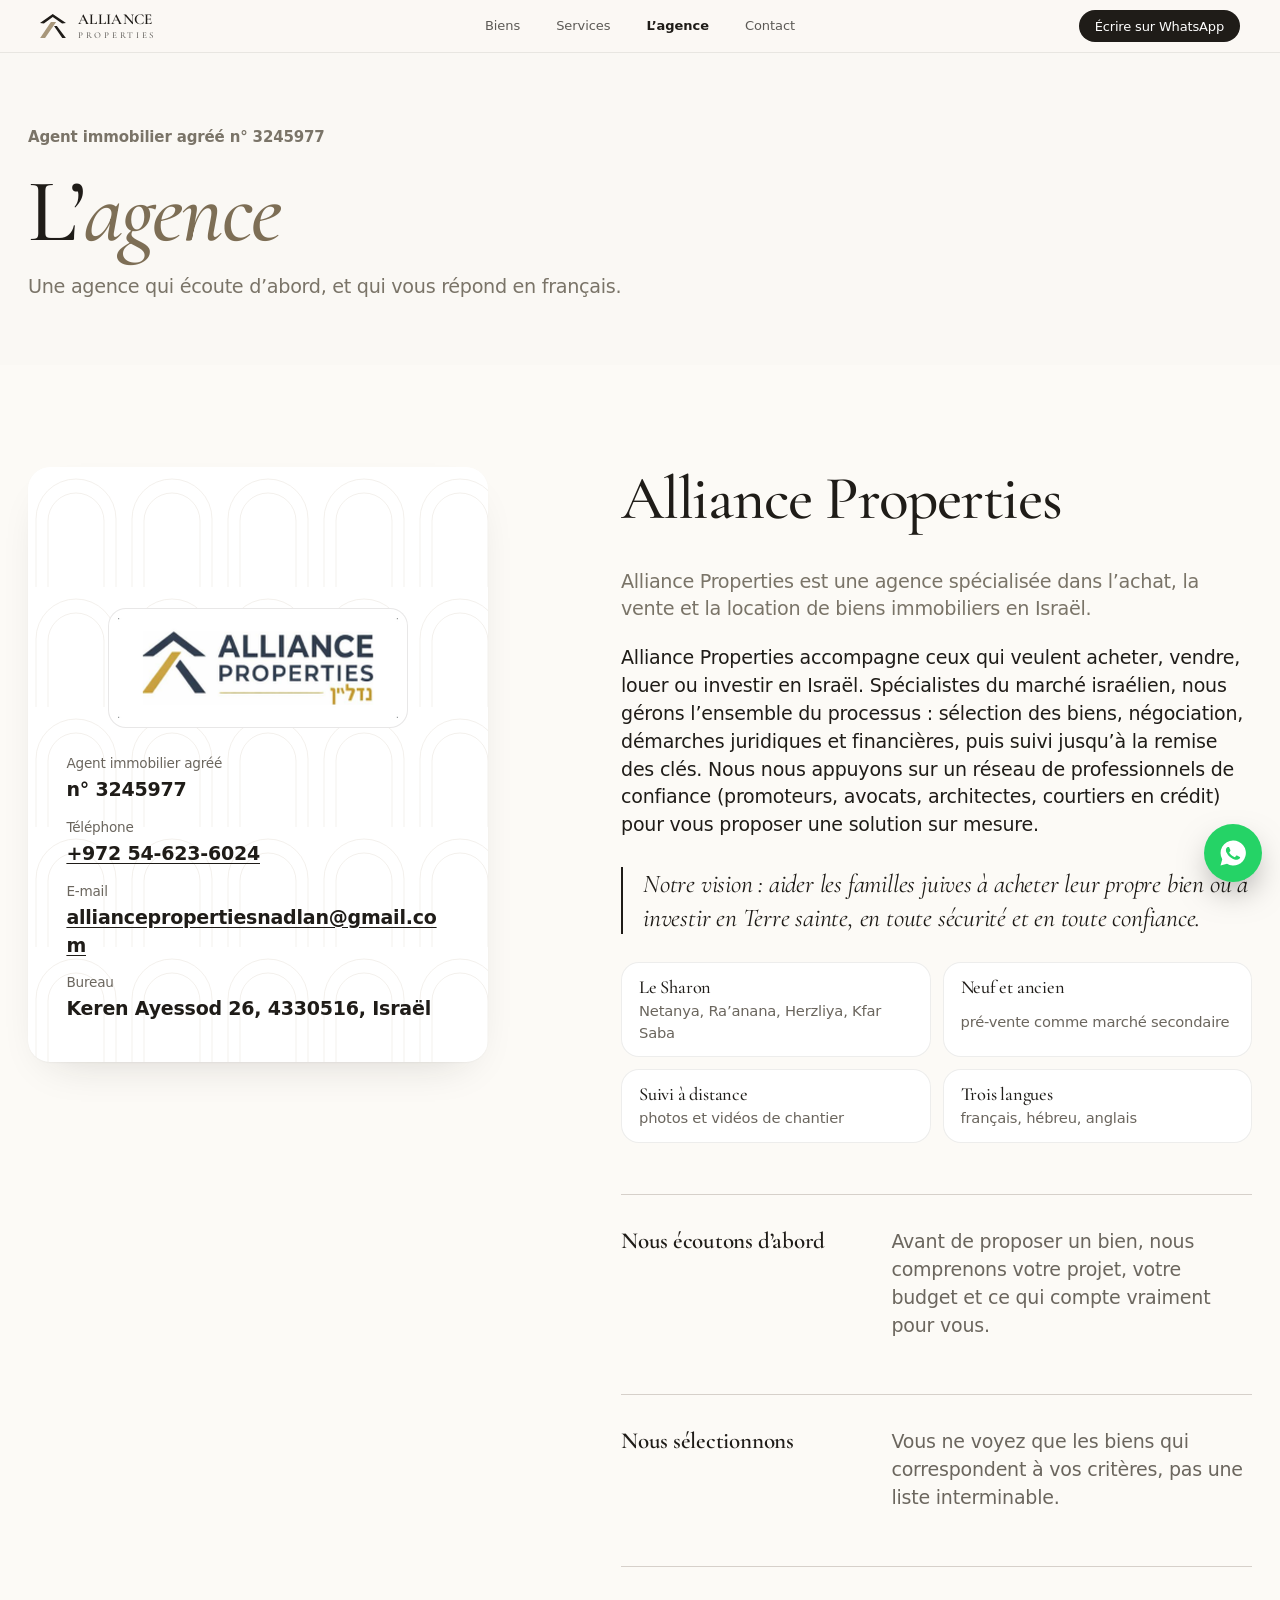
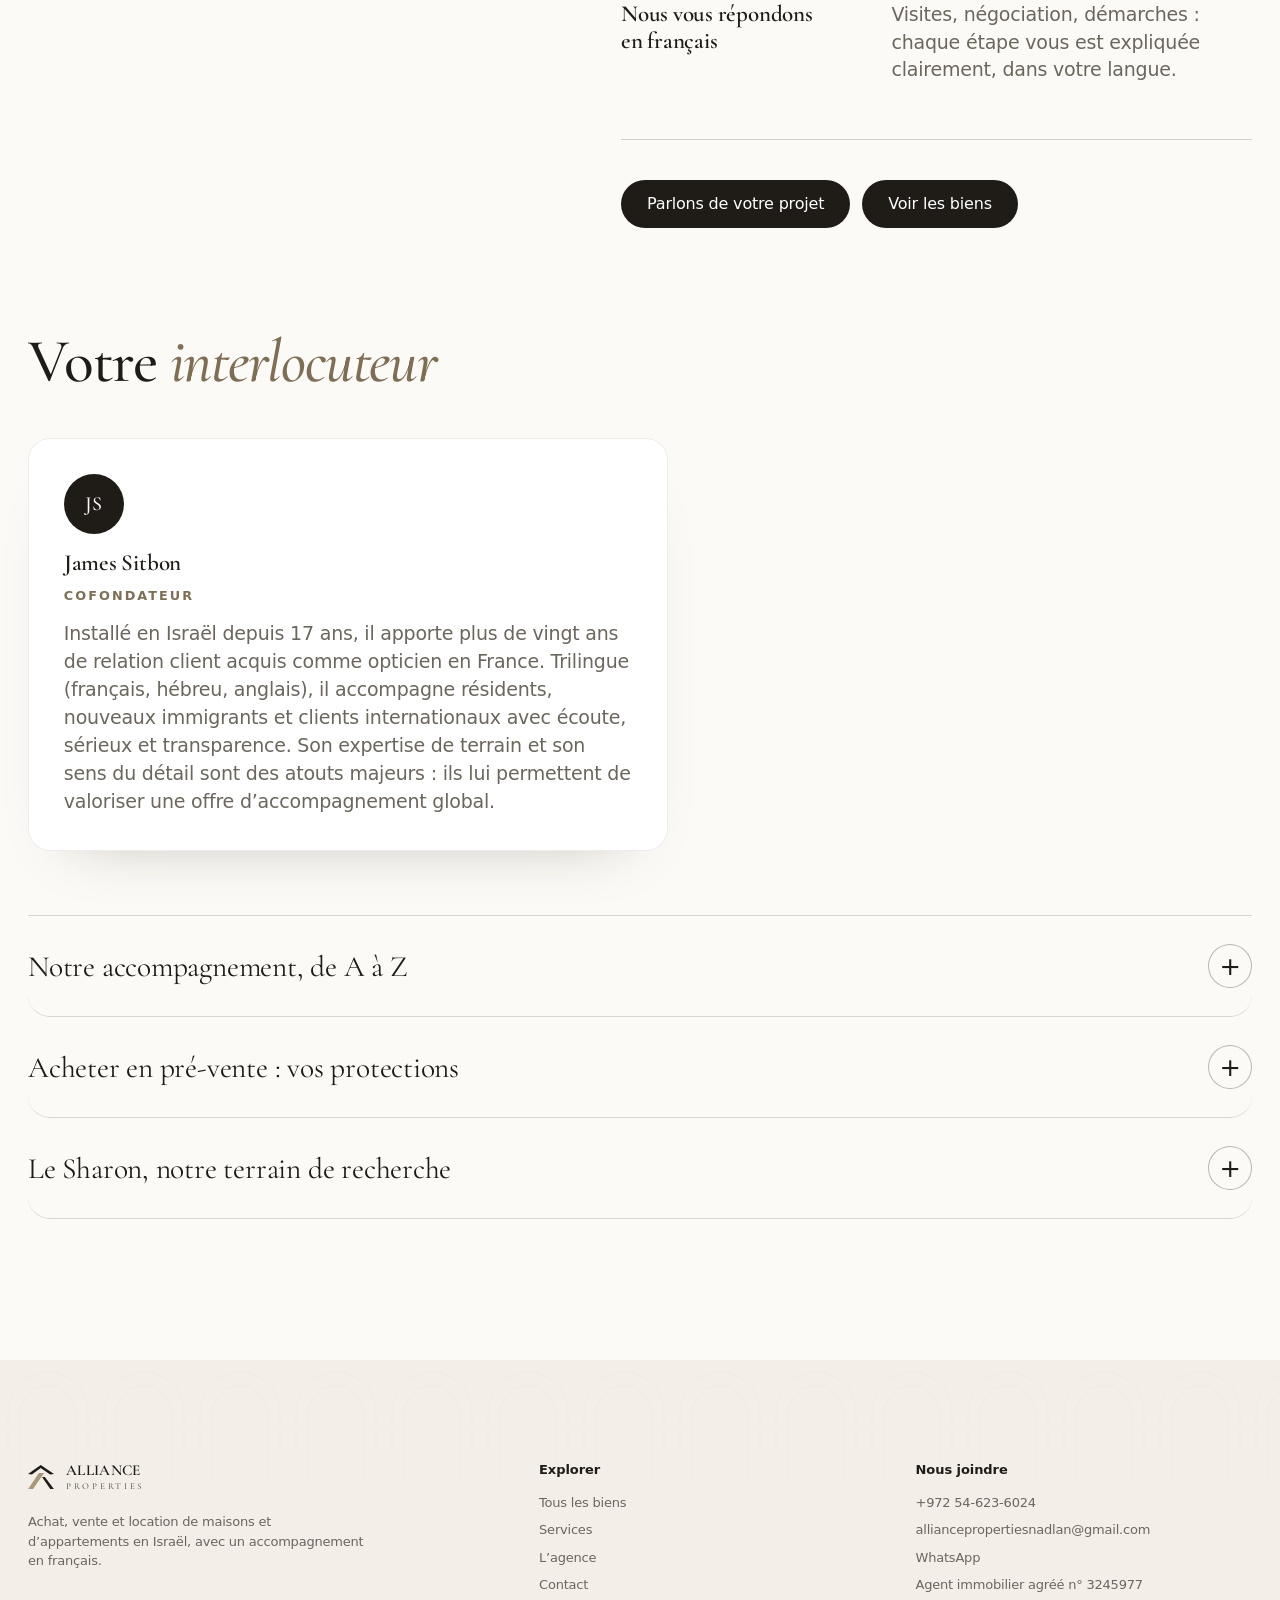
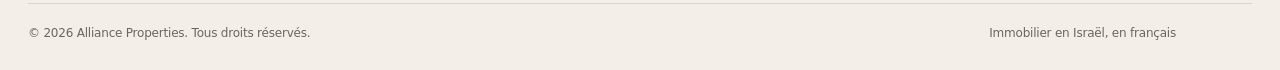
<file: agence.html>
<!doctype html>
<html lang="fr">
<head>
<meta charset="utf-8">
<meta name="viewport" content="width=device-width, initial-scale=1, viewport-fit=cover">
<title>L’agence | Alliance Properties</title>
<meta name="description" content="Alliance Properties : une agence immobilière qui écoute d’abord et vous répond en français, pour acheter, vendre ou louer en Israël.">
<meta name="theme-color" content="#efe6d6">
<link rel="canonical" href="https://ichaysit.github.io/alliance-propretis/agence.html">
<link rel="icon" href="logo.png">
<link rel="preconnect" href="https://fonts.googleapis.com"><link rel="preconnect" href="https://fonts.gstatic.com" crossorigin>
<link rel="stylesheet" href="https://fonts.googleapis.com/css2?family=Cormorant+Garamond:ital,wght@0,400..700;1,400..700&display=swap">
<meta property="og:type" content="website"><meta property="og:locale" content="fr_FR">
<meta property="og:site_name" content="Alliance Properties"><meta property="og:title" content="L’agence | Alliance Properties">
<meta property="og:description" content="Alliance Properties : une agence immobilière qui écoute d’abord et vous répond en français, pour acheter, vendre ou louer en Israël."><meta property="og:url" content="https://ichaysit.github.io/alliance-propretis/agence.html"><meta property="og:image" content="https://ichaysit.github.io/alliance-propretis/logo.png">
<meta name="twitter:card" content="summary">
<link rel="stylesheet" href="site.css?v=20261106">
<script>document.documentElement.classList.add('js')</script>
</head><body data-page="agence">
<svg width="0" height="0" style="position:absolute" aria-hidden="true" focusable="false"><symbol id="mk" viewBox="0 0 100 94"><path d="M0 35 49 0 100 35 85 37 49 12 15 37Z" fill="currentColor"/><path d="M0 93 19 93 62 31 42 31Z" fill="#a8977a"/><path d="M54 46 65 46 100 93 86 93Z" fill="currentColor"/></symbol></svg>
<a class="skip" href="#contenu">Aller au contenu</a>
<header class="entete"><div class="capsule">
  <a class="marque" href="index.html" aria-label="Alliance Properties, accueil"><svg class="mk" viewBox="0 0 100 94" aria-hidden="true"><use href="#mk"/></svg><span class="nom">ALLIANCE<i>PROPERTIES</i></span></a>
  <nav class="nav" aria-label="Navigation principale"><span class="pill" aria-hidden="true"></span><a href="biens.html">Biens</a><a href="services.html">Services</a><a href="agence.html" aria-current="page">L’agence</a><a href="contact.html">Contact</a></nav>
  <div class="cap-droite">
    <a class="btn  mag" href="#" data-ap="wa" data-text="Bonjour, je souhaite des informations."><span>Écrire sur WhatsApp</span><span class="pt"><svg viewBox="0 0 24 24" fill="none" stroke="currentColor" stroke-width="2" stroke-linecap="round" stroke-linejoin="round" aria-hidden="true"><path d="M5 12h14M13 6l6 6-6 6"/></svg></span></a>
    <button class="burger" type="button" aria-expanded="false" aria-controls="feuille" aria-label="Ouvrir le menu"><span></span></button>
  </div>
</div></header>
<nav class="onglets" aria-label="Sections"><a href="index.html"><svg viewBox="0 0 24 24" aria-hidden="true"><path d="M5 21V11a7 7 0 0 1 14 0v10z"/></svg><span>Accueil</span></a><a href="biens.html"><svg viewBox="0 0 24 24" aria-hidden="true"><rect x="4" y="4" width="7" height="7" rx="2"/><rect x="13" y="4" width="7" height="7" rx="2"/><rect x="4" y="13" width="7" height="7" rx="2"/><rect x="13" y="13" width="7" height="7" rx="2"/></svg><span>Biens</span></a><a href="services.html"><svg viewBox="0 0 24 24" aria-hidden="true"><path d="M5 7h14M5 12h14M5 17h9"/></svg><span>Services</span></a><a href="agence.html" aria-current="page"><svg viewBox="0 0 24 24" aria-hidden="true"><circle cx="12" cy="8.5" r="3.5"/><path d="M5 20a7 7 0 0 1 14 0"/></svg><span>L’agence</span></a><a href="contact.html"><svg viewBox="0 0 24 24" aria-hidden="true"><path d="M4 6a2 2 0 0 1 2-2h12a2 2 0 0 1 2 2v9a2 2 0 0 1-2 2H11l-5 4v-4a2 2 0 0 1-2-2z"/></svg><span>Contact</span></a></nav>
<div class="feuille" id="feuille">
  <a class="gros" href="biens.html">Biens</a><a class="gros" href="services.html">Services</a><a class="gros" href="agence.html">L’agence</a><a class="gros" href="contact.html">Contact</a>
  <div class="bas"><a data-ap="phone" href="#"></a><a data-ap="mail" href="#"></a></div>
</div>
<main id="contenu">
<section class="page-tete grain">
  <div class="arc" aria-hidden="true"></div>
  <div class="wrap">
    <p class="ligne-info">Agent immobilier agréé n° <span data-ap="licence"></span></p>
    <h1 class="masque"><span>L’<em>agence</em></span></h1>
    <p class="lead monte">Une agence qui écoute d’abord, et qui vous répond en français.</p>
  </div>
</section>

<section class="agence bloc" style="padding-top:clamp(60px,8vw,120px)">
  <div class="wrap agence-grille">
    <div class="agence-col">
      <div class="carte-id monte">
        <div class="plaque"><img src="logo.png" alt="Alliance Properties" width="300" height="100"></div>
        <dl>
          <div><dt>Agent immobilier agréé</dt><dd>n° <span data-ap="licence"></span></dd></div>
          <div><dt>Téléphone</dt><dd><a data-ap="phone" href="#"></a></dd></div>
          <div><dt>E-mail</dt><dd><a data-ap="mail" href="#"></a></dd></div>
          <div><dt>Bureau</dt><dd>Keren Ayessod 26, 4330516, Israël</dd></div>
        </dl>
      </div>
    </div>
    <div class="texte">
      <h2 class="masque" style="margin-bottom:28px"><span>Alliance Properties</span></h2>
      <p class="lead monte">Alliance Properties est une agence spécialisée dans l’achat, la vente et la location de biens immobiliers en Israël.</p>
      <p class="monte">Alliance Properties accompagne ceux qui veulent acheter, vendre, louer ou investir en Israël. Spécialistes du marché israélien, nous gérons l’ensemble du processus : sélection des biens, négociation, démarches juridiques et financières, puis suivi jusqu’à la remise des clés. Nous nous appuyons sur un réseau de professionnels de confiance (promoteurs, avocats, architectes, courtiers en crédit) pour vous proposer une solution sur mesure.</p>
      <p class="vision monte">Notre vision : aider les familles juives à acheter leur propre bien ou à investir en Terre sainte, en toute sécurité et en toute confiance.</p>
      <ul class="en-bref monte"><li><b>Le Sharon</b><span>Netanya, Ra’anana, Herzliya, Kfar Saba</span></li><li><b>Neuf et ancien</b><span>pré-vente comme marché secondaire</span></li><li><b>Suivi à distance</b><span>photos et vidéos de chantier</span></li><li><b>Trois langues</b><span>français, hébreu, anglais</span></li></ul>
      <div class="promesses">
        <div class="promesse monte"><h3>Nous écoutons d’abord</h3><p>Avant de proposer un bien, nous comprenons votre projet, votre budget et ce qui compte vraiment pour vous.</p></div>
        <div class="promesse monte"><h3>Nous sélectionnons</h3><p>Vous ne voyez que les biens qui correspondent à vos critères, pas une liste interminable.</p></div>
        <div class="promesse monte"><h3>Nous vous répondons en français</h3><p>Visites, négociation, démarches : chaque étape vous est expliquée clairement, dans votre langue.</p></div>
      </div>
      <div class="actions monte" style="margin-top:40px"><a class="btn sombre mag" href="contact.html"><span>Parlons de votre projet</span><span class="pt"><svg viewBox="0 0 24 24" fill="none" stroke="currentColor" stroke-width="2" stroke-linecap="round" stroke-linejoin="round" aria-hidden="true"><path d="M5 12h14M13 6l6 6-6 6"/></svg></span></a><a class="btn sombre mag" href="biens.html"><span>Voir les biens</span><span class="pt"><svg viewBox="0 0 24 24" fill="none" stroke="currentColor" stroke-width="2" stroke-linecap="round" stroke-linejoin="round" aria-hidden="true"><path d="M5 12h14M13 6l6 6-6 6"/></svg></span></a></div>
    </div>
  </div>
  <div class="wrap equipe">
    <h2 class="masque"><span>Votre <em>interlocuteur</em></span></h2>
    <div class="equipe-g un">
      <article class="membre monte"><span class="mono" aria-hidden="true">JS</span><h3>James Sitbon</h3><p class="role">Cofondateur</p>
        <p>Installé en Israël depuis 17 ans, il apporte plus de vingt ans de relation client acquis comme opticien en France. Trilingue (français, hébreu, anglais), il accompagne résidents, nouveaux immigrants et clients internationaux avec écoute, sérieux et transparence. Son expertise de terrain et son sens du détail sont des atouts majeurs : ils lui permettent de valoriser une offre d’accompagnement global.</p></article>
    </div>
  </div>
  <div class="wrap plies">
    <details class="plie monte"><summary>Notre accompagnement, de A à Z</summary>
      <ul><li>Un réseau de confiance : promoteurs, constructeurs, architectes, avocats, courtiers en crédit.</li>
      <li>Le neuf comme l’ancien : lecture du marché israélien, opportunités et prévisions.</li>
      <li>Une sélection des projets les plus rentables, en pré-vente ou sur le marché secondaire.</li>
      <li>La négociation du meilleur prix et la coordination des conseils juridiques et financiers.</li>
      <li>Un suivi à distance : visites sur place, photos et vidéos de chantier, avancement des travaux.</li>
      <li>La gestion locative : recherche de locataire, contrats, loyers et entretien.</li></ul></details>
    <details class="plie monte"><summary>Acheter en pré-vente : vos protections</summary>
      <p>Vous achetez auprès d’un promoteur avant la fin de la construction, souvent à un meilleur prix qu’à la livraison. La réglementation israélienne protège l’acquéreur :</p>
      <ul><li>Le promoteur enregistre le projet auprès des autorités avant de le vendre.</li>
      <li>Des garanties bancaires ou assurances obligatoires protègent votre investissement.</li>
      <li>Vos paiements sont conservés sur un compte séquestre, puis versés par étapes de chantier.</li>
      <li>Le promoteur doit vous communiquer toutes les informations : délais et spécifications.</li>
      <li>Les amendes sanctionnent le non-respect des règles.</li></ul>
      <p>Nous nous engageons à obtenir les conditions financières les plus attractives, par exemple 20 % à la signature et 80 % à la remise des clés.</p></details>
    <details class="plie monte"><summary>Le Sharon, notre terrain de recherche</summary>
      <p>La région du Sharon s’étend entre Tel-Aviv et Haïfa, le long de la plaine côtière : Netanya, Ra’anana, Herzliya, Kfar Saba. Elle séduit par son équilibre entre vie urbaine et résidentielle, ses écoles, ses espaces verts, ses pôles high-tech et ses liaisons rapides vers Tel-Aviv. Nous pouvons aussi élargir la recherche à d’autres régions.</p></details>
  </div>
</section>
</main>
<footer class="pied">
  <div class="wrap">
    <div class="pied-grille">
      <div><a class="marque" href="index.html"><svg class="mk" viewBox="0 0 100 94" aria-hidden="true"><use href="#mk"/></svg><span class="nom">ALLIANCE<i>PROPERTIES</i></span></a>
        <p style="max-width:26em;margin-top:18px">Achat, vente et location de maisons et d’appartements en Israël, avec un accompagnement en français.</p></div>
      <div><h4>Explorer</h4><ul><li><a href="biens.html">Tous les biens</a></li><li><a href="services.html">Services</a></li><li><a href="agence.html">L’agence</a></li><li><a href="contact.html">Contact</a></li></ul></div>
      <div><h4>Nous joindre</h4><ul><li><a data-ap="phone" href="#"></a></li><li><a data-ap="mail" href="#"></a></li><li><a data-ap="wa" data-keep data-text="Bonjour, je souhaite des informations." href="#">WhatsApp</a></li><li>Agent immobilier agréé n° <span data-ap="licence"></span></li></ul></div>
    </div>
    <p class="pied-grand" id="grand" aria-hidden="true">ALLIANCE</p>
    <div class="pied-bas"><span>© <span data-ap="annee"></span> Alliance Properties. Tous droits réservés.</span><span>Immobilier en Israël, en français</span></div>
  </div>
</footer>
<a class="wa" id="wa" href="#" aria-label="Écrire sur WhatsApp" target="_blank" rel="noopener"><svg viewBox="0 0 24 24" aria-hidden="true"><path d="M12 2a10 10 0 0 0-8.6 15L2 22l5.2-1.4A10 10 0 1 0 12 2zm5.2 14.2c-.2.6-1.3 1.2-1.8 1.2-.5.1-1 .2-3.3-.7-2.8-1.2-4.6-4-4.7-4.2-.1-.2-1.1-1.5-1.1-2.8s.7-2 1-2.2c.2-.3.5-.3.7-.3h.5c.2 0 .4 0 .6.5l.8 2c.1.2.1.3 0 .5l-.3.5-.4.4c-.1.2-.3.3-.1.6.2.3.8 1.3 1.7 2.1 1.1 1 2 1.3 2.3 1.4.3.2.4.1.6-.1l.8-1c.2-.3.4-.2.7-.1l1.9.9c.3.1.5.2.5.3.1.2.1.7-.1 1.3z"/></svg></a>
<script src="config.js"></script>
<script src="seed.js"></script>
<script src="core.js?v=20261106"></script>
<script src="inner.js?v=20261106"></script>
</body>
</html>
</file>
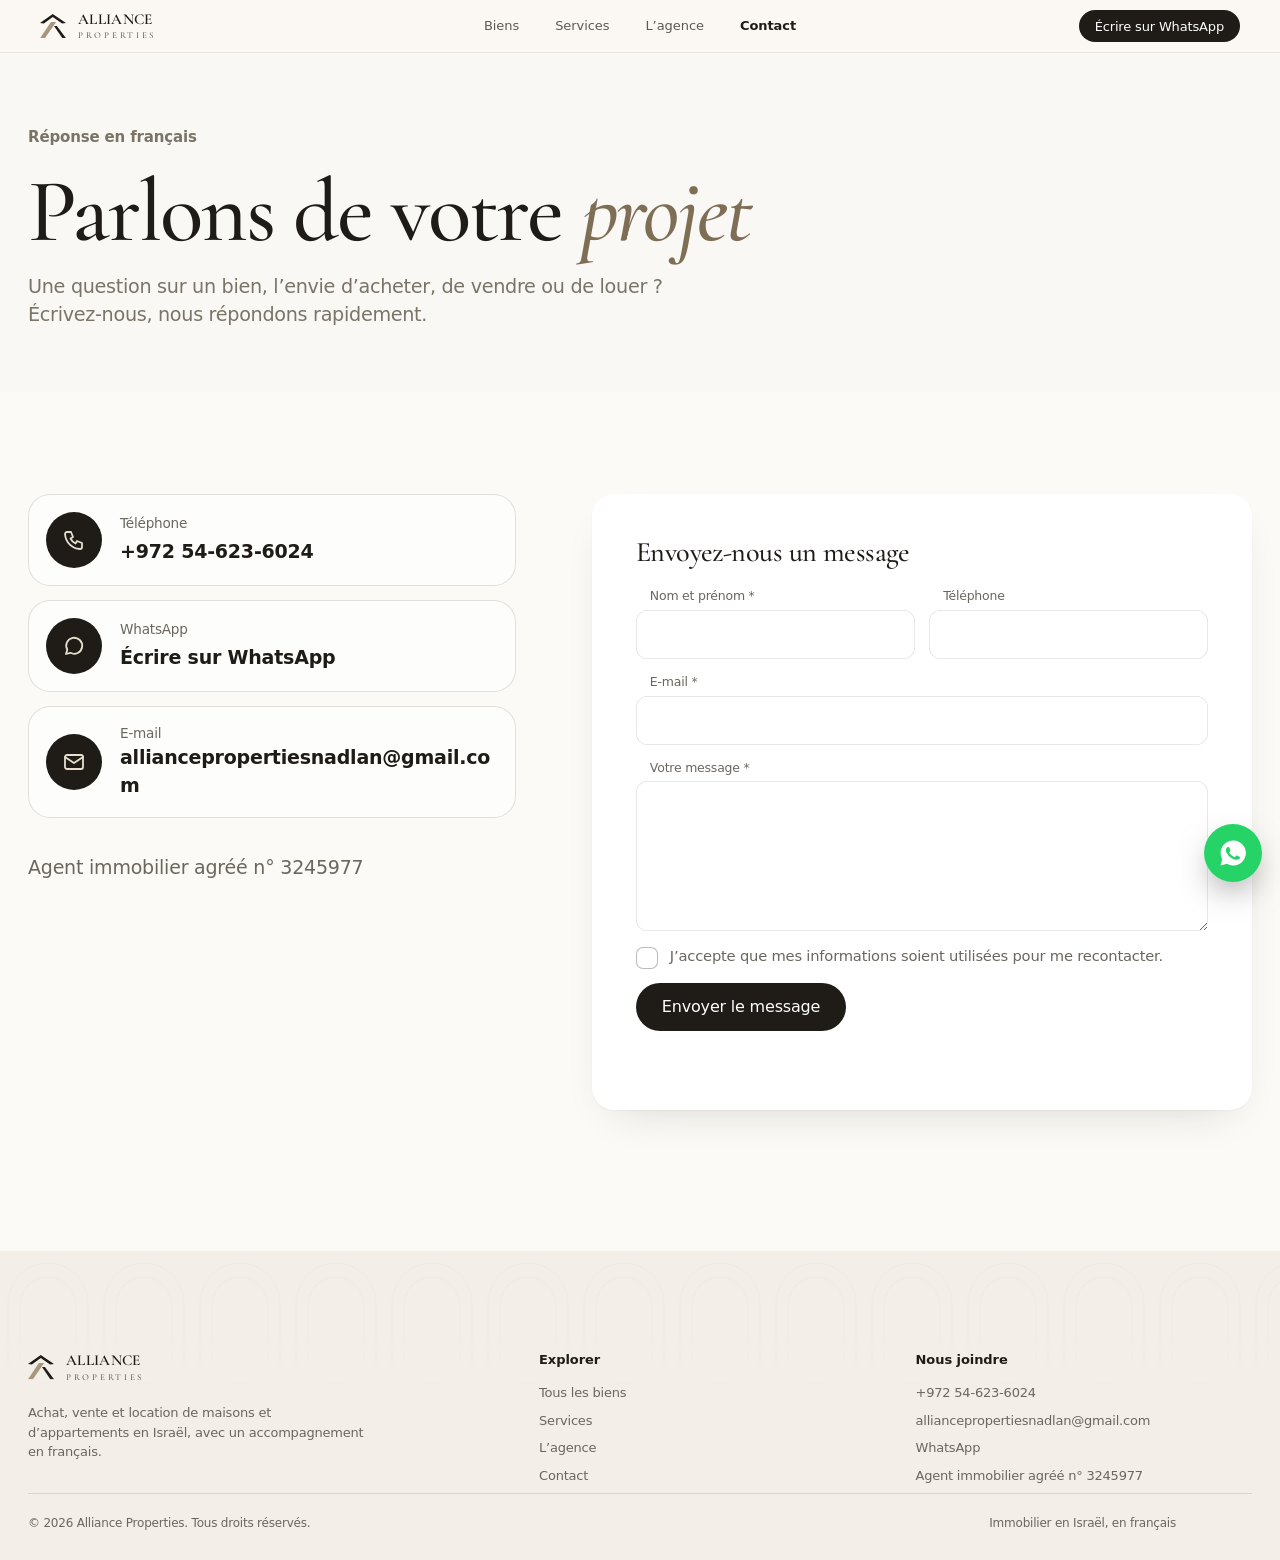
<file: contact.html>
<!doctype html>
<html lang="fr">
<head>
<meta charset="utf-8">
<meta name="viewport" content="width=device-width, initial-scale=1, viewport-fit=cover">
<title>Contact | Alliance Properties</title>
<meta name="description" content="Contactez Alliance Properties par téléphone, WhatsApp ou e-mail. Nous vous répondons rapidement, en français.">
<meta name="theme-color" content="#efe6d6">
<link rel="canonical" href="https://ichaysit.github.io/alliance-propretis/contact.html">
<link rel="icon" href="logo.png">
<link rel="preconnect" href="https://fonts.googleapis.com"><link rel="preconnect" href="https://fonts.gstatic.com" crossorigin>
<link rel="stylesheet" href="https://fonts.googleapis.com/css2?family=Cormorant+Garamond:ital,wght@0,400..700;1,400..700&display=swap">
<meta property="og:type" content="website"><meta property="og:locale" content="fr_FR">
<meta property="og:site_name" content="Alliance Properties"><meta property="og:title" content="Contact | Alliance Properties">
<meta property="og:description" content="Contactez Alliance Properties par téléphone, WhatsApp ou e-mail. Nous vous répondons rapidement, en français."><meta property="og:url" content="https://ichaysit.github.io/alliance-propretis/contact.html"><meta property="og:image" content="https://ichaysit.github.io/alliance-propretis/logo.png">
<meta name="twitter:card" content="summary">
<link rel="stylesheet" href="site.css?v=20261106">
<script>document.documentElement.classList.add('js')</script>
</head><body data-page="contact">
<svg width="0" height="0" style="position:absolute" aria-hidden="true" focusable="false"><symbol id="mk" viewBox="0 0 100 94"><path d="M0 35 49 0 100 35 85 37 49 12 15 37Z" fill="currentColor"/><path d="M0 93 19 93 62 31 42 31Z" fill="#a8977a"/><path d="M54 46 65 46 100 93 86 93Z" fill="currentColor"/></symbol></svg>
<a class="skip" href="#contenu">Aller au contenu</a>
<header class="entete"><div class="capsule">
  <a class="marque" href="index.html" aria-label="Alliance Properties, accueil"><svg class="mk" viewBox="0 0 100 94" aria-hidden="true"><use href="#mk"/></svg><span class="nom">ALLIANCE<i>PROPERTIES</i></span></a>
  <nav class="nav" aria-label="Navigation principale"><span class="pill" aria-hidden="true"></span><a href="biens.html">Biens</a><a href="services.html">Services</a><a href="agence.html">L’agence</a><a href="contact.html" aria-current="page">Contact</a></nav>
  <div class="cap-droite">
    <a class="btn  mag" href="#" data-ap="wa" data-text="Bonjour, je souhaite des informations."><span>Écrire sur WhatsApp</span><span class="pt"><svg viewBox="0 0 24 24" fill="none" stroke="currentColor" stroke-width="2" stroke-linecap="round" stroke-linejoin="round" aria-hidden="true"><path d="M5 12h14M13 6l6 6-6 6"/></svg></span></a>
    <button class="burger" type="button" aria-expanded="false" aria-controls="feuille" aria-label="Ouvrir le menu"><span></span></button>
  </div>
</div></header>
<nav class="onglets" aria-label="Sections"><a href="index.html"><svg viewBox="0 0 24 24" aria-hidden="true"><path d="M5 21V11a7 7 0 0 1 14 0v10z"/></svg><span>Accueil</span></a><a href="biens.html"><svg viewBox="0 0 24 24" aria-hidden="true"><rect x="4" y="4" width="7" height="7" rx="2"/><rect x="13" y="4" width="7" height="7" rx="2"/><rect x="4" y="13" width="7" height="7" rx="2"/><rect x="13" y="13" width="7" height="7" rx="2"/></svg><span>Biens</span></a><a href="services.html"><svg viewBox="0 0 24 24" aria-hidden="true"><path d="M5 7h14M5 12h14M5 17h9"/></svg><span>Services</span></a><a href="agence.html"><svg viewBox="0 0 24 24" aria-hidden="true"><circle cx="12" cy="8.5" r="3.5"/><path d="M5 20a7 7 0 0 1 14 0"/></svg><span>L’agence</span></a><a href="contact.html" aria-current="page"><svg viewBox="0 0 24 24" aria-hidden="true"><path d="M4 6a2 2 0 0 1 2-2h12a2 2 0 0 1 2 2v9a2 2 0 0 1-2 2H11l-5 4v-4a2 2 0 0 1-2-2z"/></svg><span>Contact</span></a></nav>
<div class="feuille" id="feuille">
  <a class="gros" href="biens.html">Biens</a><a class="gros" href="services.html">Services</a><a class="gros" href="agence.html">L’agence</a><a class="gros" href="contact.html">Contact</a>
  <div class="bas"><a data-ap="phone" href="#"></a><a data-ap="mail" href="#"></a></div>
</div>
<main id="contenu">
<section class="page-tete grain">
  <div class="arc" aria-hidden="true"></div>
  <div class="wrap">
    <p class="ligne-info">Réponse en français</p>
    <h1 class="masque"><span>Parlons de votre <em>projet</em></span></h1>
    <p class="lead monte">Une question sur un bien, l’envie d’acheter, de vendre ou de louer ? Écrivez-nous, nous répondons rapidement.</p>
  </div>
</section>

<section class="contact bloc" style="padding-top:clamp(60px,8vw,110px)">
  <div class="wrap contact-grille">
    <div class="modes monte">
      <a class="mode" data-ap="phone" data-keep href="#"><span class="ic"><svg viewBox="0 0 24 24"><path d="M5 4h4l2 5-2.5 1.5a11 11 0 0 0 5 5L15 13l5 2v4a2 2 0 0 1-2 2A16 16 0 0 1 3 6a2 2 0 0 1 2-2z"/></svg></span><small>Téléphone</small><b data-ap="phone-t"></b></a>
      <a class="mode" data-ap="wa" data-keep data-text="Bonjour, je souhaite des informations." href="#"><span class="ic"><svg viewBox="0 0 24 24"><path d="M4 20l1.3-4.2A8 8 0 1 1 8.4 18.8z"/></svg></span><small>WhatsApp</small><b>Écrire sur WhatsApp</b></a>
      <a class="mode" data-ap="mail" data-keep href="#"><span class="ic"><svg viewBox="0 0 24 24"><rect x="3" y="5" width="18" height="14" rx="2"/><path d="m3 7 9 6 9-6"/></svg></span><small>E-mail</small><b data-ap="mail-t"></b></a>
      <p class="muet" style="margin-top:22px">Agent immobilier agréé n° <span data-ap="licence"></span></p>
    </div>
    <form class="formulaire monte" id="cform" novalidate data-delay=".1s">
      <h2>Envoyez-nous un message</h2>
      <input type="hidden" name="bien" value="">
      <p class="hp"><label>Ne pas remplir : <input name="_honey" tabindex="-1" autocomplete="off"></label></p>
      <div class="deux">
        <label class="champ"><span>Nom et prénom *</span><input type="text" name="nom" required autocomplete="name"></label>
        <label class="champ"><span>Téléphone</span><input type="tel" name="telephone" autocomplete="tel"></label>
      </div>
      <label class="champ"><span>E-mail *</span><input type="email" name="email" required autocomplete="email"></label>
      <label class="champ"><span>Votre message *</span><textarea name="message" required></textarea></label>
      <label class="consent"><input type="checkbox" required><span>J’accepte que mes informations soient utilisées pour me recontacter.</span></label>
      <button class="btn mag" type="submit" style="justify-self:start"><span>Envoyer le message</span><span class="pt"><svg viewBox="0 0 24 24" fill="none" stroke="currentColor" stroke-width="2" stroke-linecap="round" stroke-linejoin="round" aria-hidden="true"><path d="M5 12h14M13 6l6 6-6 6"/></svg></span></button>
      <p class="retour" role="status"></p>
    </form>
  </div>
</section>
</main>
<footer class="pied">
  <div class="wrap">
    <div class="pied-grille">
      <div><a class="marque" href="index.html"><svg class="mk" viewBox="0 0 100 94" aria-hidden="true"><use href="#mk"/></svg><span class="nom">ALLIANCE<i>PROPERTIES</i></span></a>
        <p style="max-width:26em;margin-top:18px">Achat, vente et location de maisons et d’appartements en Israël, avec un accompagnement en français.</p></div>
      <div><h4>Explorer</h4><ul><li><a href="biens.html">Tous les biens</a></li><li><a href="services.html">Services</a></li><li><a href="agence.html">L’agence</a></li><li><a href="contact.html">Contact</a></li></ul></div>
      <div><h4>Nous joindre</h4><ul><li><a data-ap="phone" href="#"></a></li><li><a data-ap="mail" href="#"></a></li><li><a data-ap="wa" data-keep data-text="Bonjour, je souhaite des informations." href="#">WhatsApp</a></li><li>Agent immobilier agréé n° <span data-ap="licence"></span></li></ul></div>
    </div>
    <p class="pied-grand" id="grand" aria-hidden="true">ALLIANCE</p>
    <div class="pied-bas"><span>© <span data-ap="annee"></span> Alliance Properties. Tous droits réservés.</span><span>Immobilier en Israël, en français</span></div>
  </div>
</footer>
<a class="wa" id="wa" href="#" aria-label="Écrire sur WhatsApp" target="_blank" rel="noopener"><svg viewBox="0 0 24 24" aria-hidden="true"><path d="M12 2a10 10 0 0 0-8.6 15L2 22l5.2-1.4A10 10 0 1 0 12 2zm5.2 14.2c-.2.6-1.3 1.2-1.8 1.2-.5.1-1 .2-3.3-.7-2.8-1.2-4.6-4-4.7-4.2-.1-.2-1.1-1.5-1.1-2.8s.7-2 1-2.2c.2-.3.5-.3.7-.3h.5c.2 0 .4 0 .6.5l.8 2c.1.2.1.3 0 .5l-.3.5-.4.4c-.1.2-.3.3-.1.6.2.3.8 1.3 1.7 2.1 1.1 1 2 1.3 2.3 1.4.3.2.4.1.6-.1l.8-1c.2-.3.4-.2.7-.1l1.9.9c.3.1.5.2.5.3.1.2.1.7-.1 1.3z"/></svg></a>
<script src="config.js"></script>
<script src="seed.js"></script>
<script src="core.js?v=20261106"></script>
<script src="inner.js?v=20261106"></script>
<script src="contact.js?v=20261106"></script>
</body>
</html>
</file>
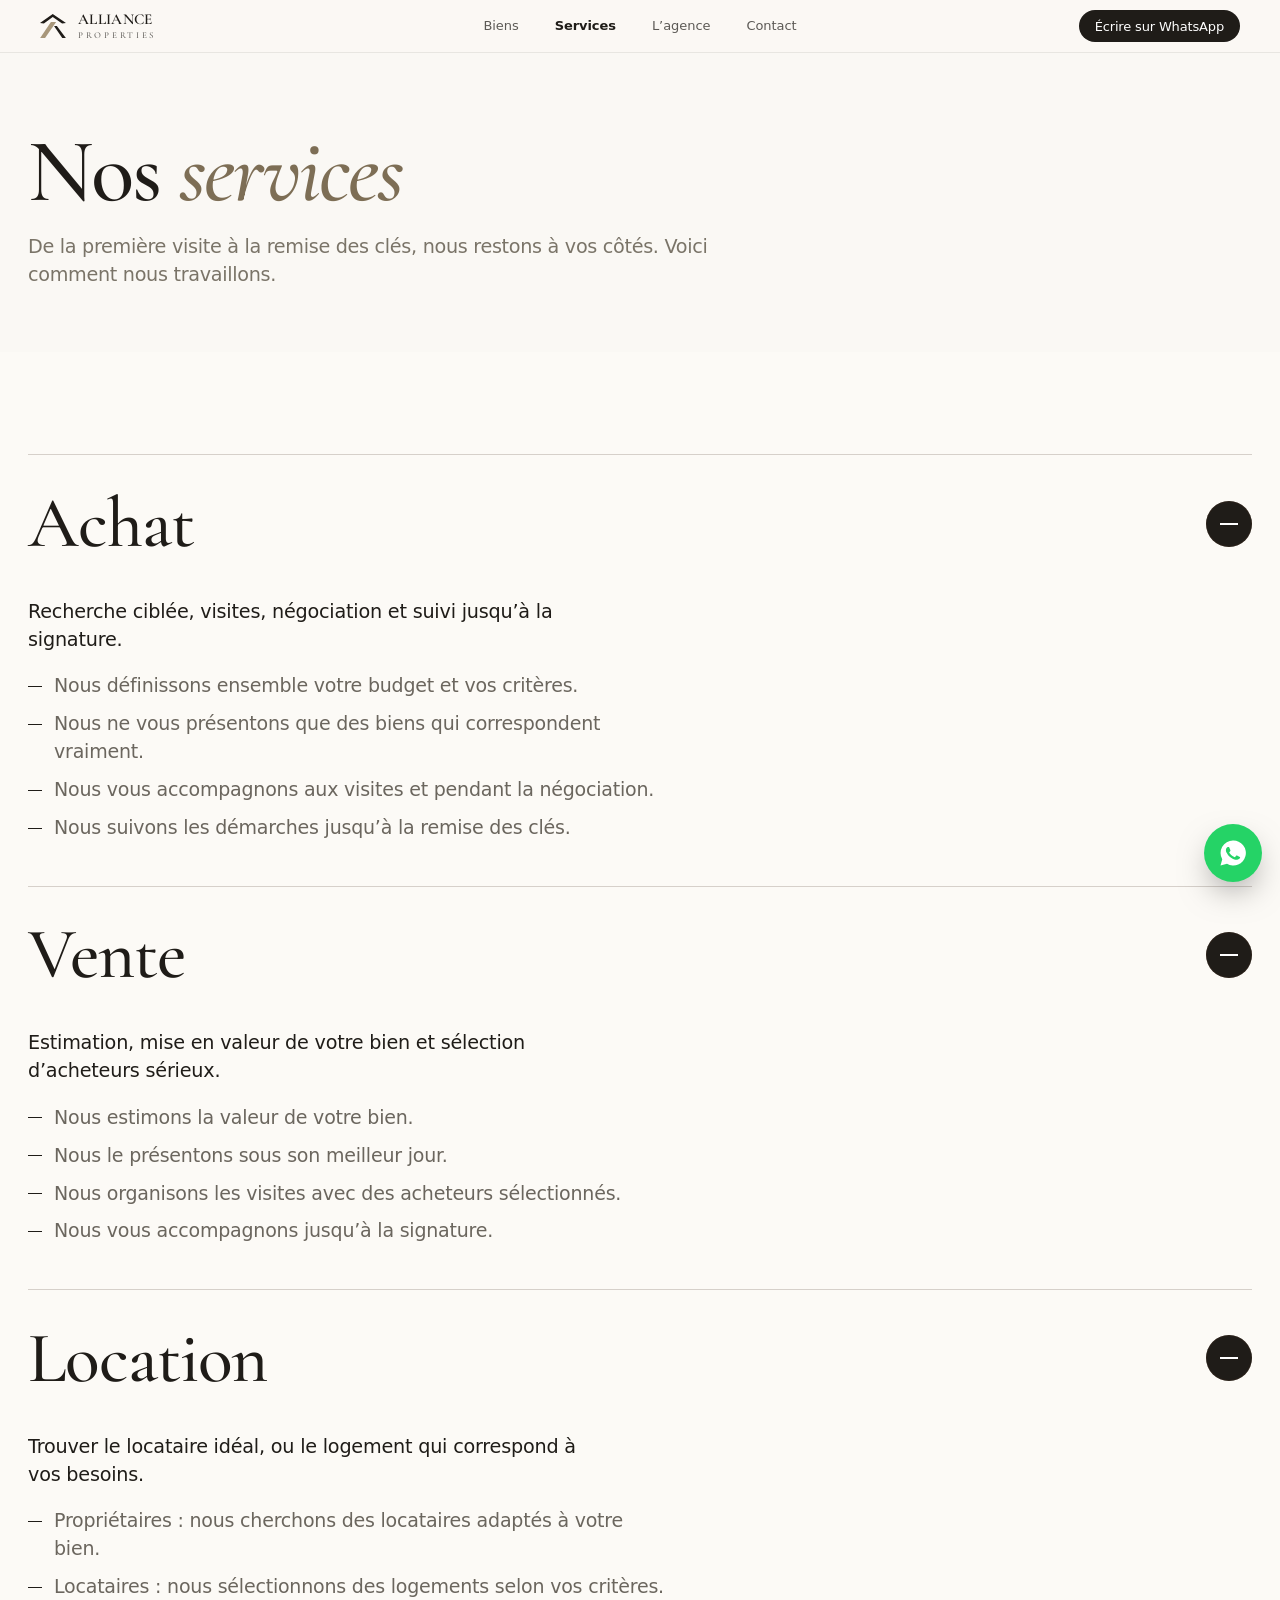
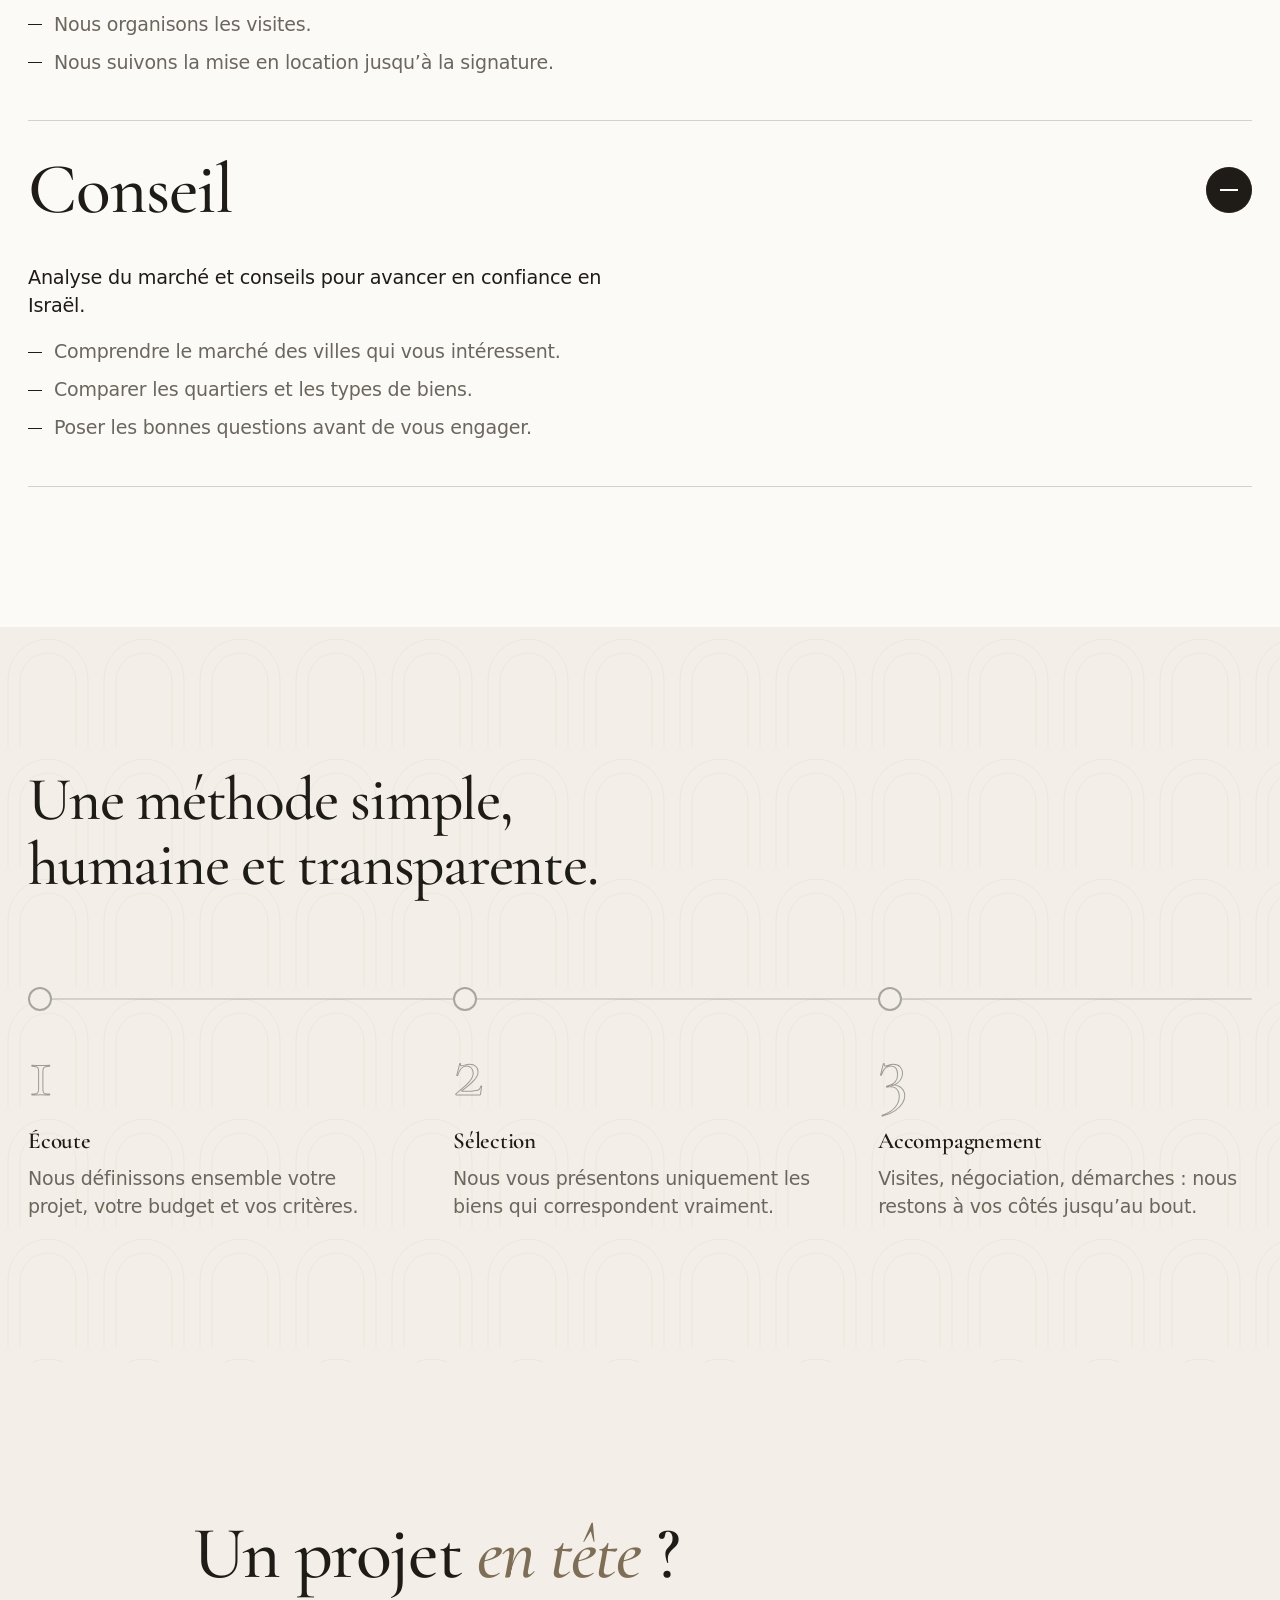
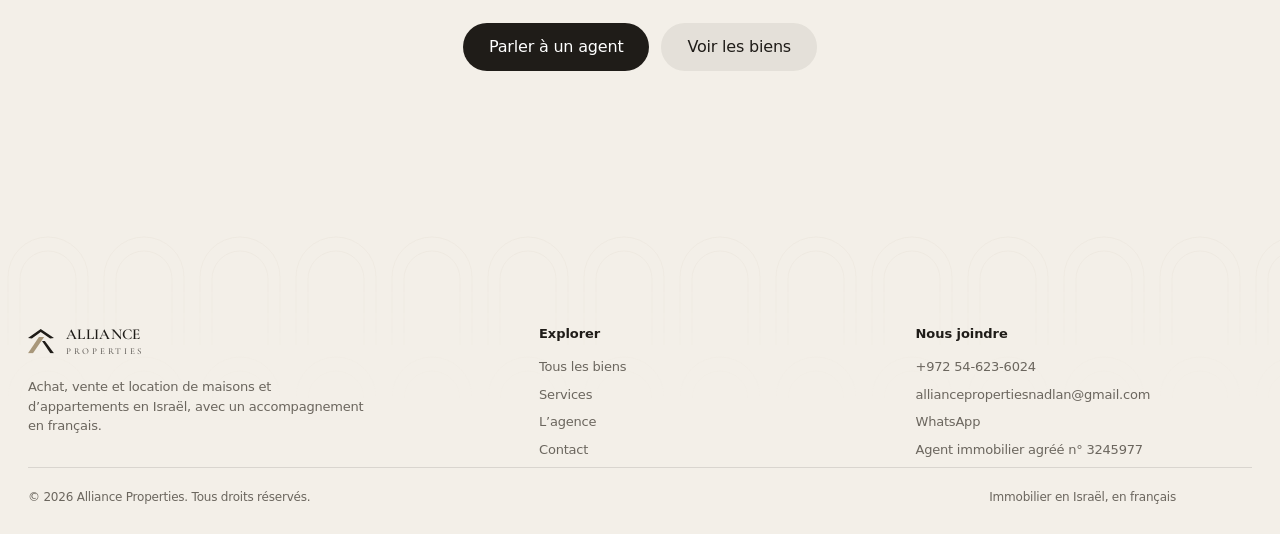
<file: services.html>
<!doctype html>
<html lang="fr">
<head>
<meta charset="utf-8">
<meta name="viewport" content="width=device-width, initial-scale=1, viewport-fit=cover">
<title>Nos services : achat, vente, location, conseil | Alliance Properties</title>
<meta name="description" content="Achat, vente, location et conseil immobilier en Israël. Une méthode simple en 3 étapes, avec un accompagnement en français.">
<meta name="theme-color" content="#efe6d6">
<link rel="canonical" href="https://ichaysit.github.io/alliance-propretis/services.html">
<link rel="icon" href="logo.png">
<link rel="preconnect" href="https://fonts.googleapis.com"><link rel="preconnect" href="https://fonts.gstatic.com" crossorigin>
<link rel="stylesheet" href="https://fonts.googleapis.com/css2?family=Cormorant+Garamond:ital,wght@0,400..700;1,400..700&display=swap">
<meta property="og:type" content="website"><meta property="og:locale" content="fr_FR">
<meta property="og:site_name" content="Alliance Properties"><meta property="og:title" content="Nos services : achat, vente, location, conseil | Alliance Properties">
<meta property="og:description" content="Achat, vente, location et conseil immobilier en Israël. Une méthode simple en 3 étapes, avec un accompagnement en français."><meta property="og:url" content="https://ichaysit.github.io/alliance-propretis/services.html"><meta property="og:image" content="https://ichaysit.github.io/alliance-propretis/logo.png">
<meta name="twitter:card" content="summary">
<link rel="stylesheet" href="site.css?v=20261106">
<script>document.documentElement.classList.add('js')</script>
</head><body data-page="services">
<svg width="0" height="0" style="position:absolute" aria-hidden="true" focusable="false"><symbol id="mk" viewBox="0 0 100 94"><path d="M0 35 49 0 100 35 85 37 49 12 15 37Z" fill="currentColor"/><path d="M0 93 19 93 62 31 42 31Z" fill="#a8977a"/><path d="M54 46 65 46 100 93 86 93Z" fill="currentColor"/></symbol></svg>
<a class="skip" href="#contenu">Aller au contenu</a>
<header class="entete"><div class="capsule">
  <a class="marque" href="index.html" aria-label="Alliance Properties, accueil"><svg class="mk" viewBox="0 0 100 94" aria-hidden="true"><use href="#mk"/></svg><span class="nom">ALLIANCE<i>PROPERTIES</i></span></a>
  <nav class="nav" aria-label="Navigation principale"><span class="pill" aria-hidden="true"></span><a href="biens.html">Biens</a><a href="services.html" aria-current="page">Services</a><a href="agence.html">L’agence</a><a href="contact.html">Contact</a></nav>
  <div class="cap-droite">
    <a class="btn  mag" href="#" data-ap="wa" data-text="Bonjour, je souhaite des informations."><span>Écrire sur WhatsApp</span><span class="pt"><svg viewBox="0 0 24 24" fill="none" stroke="currentColor" stroke-width="2" stroke-linecap="round" stroke-linejoin="round" aria-hidden="true"><path d="M5 12h14M13 6l6 6-6 6"/></svg></span></a>
    <button class="burger" type="button" aria-expanded="false" aria-controls="feuille" aria-label="Ouvrir le menu"><span></span></button>
  </div>
</div></header>
<nav class="onglets" aria-label="Sections"><a href="index.html"><svg viewBox="0 0 24 24" aria-hidden="true"><path d="M5 21V11a7 7 0 0 1 14 0v10z"/></svg><span>Accueil</span></a><a href="biens.html"><svg viewBox="0 0 24 24" aria-hidden="true"><rect x="4" y="4" width="7" height="7" rx="2"/><rect x="13" y="4" width="7" height="7" rx="2"/><rect x="4" y="13" width="7" height="7" rx="2"/><rect x="13" y="13" width="7" height="7" rx="2"/></svg><span>Biens</span></a><a href="services.html" aria-current="page"><svg viewBox="0 0 24 24" aria-hidden="true"><path d="M5 7h14M5 12h14M5 17h9"/></svg><span>Services</span></a><a href="agence.html"><svg viewBox="0 0 24 24" aria-hidden="true"><circle cx="12" cy="8.5" r="3.5"/><path d="M5 20a7 7 0 0 1 14 0"/></svg><span>L’agence</span></a><a href="contact.html"><svg viewBox="0 0 24 24" aria-hidden="true"><path d="M4 6a2 2 0 0 1 2-2h12a2 2 0 0 1 2 2v9a2 2 0 0 1-2 2H11l-5 4v-4a2 2 0 0 1-2-2z"/></svg><span>Contact</span></a></nav>
<div class="feuille" id="feuille">
  <a class="gros" href="biens.html">Biens</a><a class="gros" href="services.html">Services</a><a class="gros" href="agence.html">L’agence</a><a class="gros" href="contact.html">Contact</a>
  <div class="bas"><a data-ap="phone" href="#"></a><a data-ap="mail" href="#"></a></div>
</div>
<main id="contenu">
<section class="page-tete grain">
  <div class="arc" aria-hidden="true"></div>
  <div class="wrap">
    
    <h1 class="masque"><span>Nos <em>services</em></span></h1>
    <p class="lead monte">De la première visite à la remise des clés, nous restons à vos côtés. Voici comment nous travaillons.</p>
  </div>
</section>

<section class="services bloc" style="padding-top:clamp(60px,8vw,120px)">
  <div class="wrap"><div class="srv" id="srv">
      <div class="srv-l ouvert"><h3 style="font:inherit"><button type="button" aria-expanded="true" aria-controls="srv-0"><span class="mot">Achat</span><span class="plus" aria-hidden="true"></span></button></h3>
        <div class="srv-corps" id="srv-0" role="region" aria-label="Achat"><div><div class="srv-int"><div><p>Recherche ciblée, visites, négociation et suivi jusqu’à la signature.</p><ul><li>Nous définissons ensemble votre budget et vos critères.</li><li>Nous ne vous présentons que des biens qui correspondent vraiment.</li><li>Nous vous accompagnons aux visites et pendant la négociation.</li><li>Nous suivons les démarches jusqu’à la remise des clés.</li></ul></div></div></div></div></div>
      <div class="srv-l ouvert"><h3 style="font:inherit"><button type="button" aria-expanded="true" aria-controls="srv-1"><span class="mot">Vente</span><span class="plus" aria-hidden="true"></span></button></h3>
        <div class="srv-corps" id="srv-1" role="region" aria-label="Vente"><div><div class="srv-int"><div><p>Estimation, mise en valeur de votre bien et sélection d’acheteurs sérieux.</p><ul><li>Nous estimons la valeur de votre bien.</li><li>Nous le présentons sous son meilleur jour.</li><li>Nous organisons les visites avec des acheteurs sélectionnés.</li><li>Nous vous accompagnons jusqu’à la signature.</li></ul></div></div></div></div></div>
      <div class="srv-l ouvert"><h3 style="font:inherit"><button type="button" aria-expanded="true" aria-controls="srv-2"><span class="mot">Location</span><span class="plus" aria-hidden="true"></span></button></h3>
        <div class="srv-corps" id="srv-2" role="region" aria-label="Location"><div><div class="srv-int"><div><p>Trouver le locataire idéal, ou le logement qui correspond à vos besoins.</p><ul><li>Propriétaires : nous cherchons des locataires adaptés à votre bien.</li><li>Locataires : nous sélectionnons des logements selon vos critères.</li><li>Nous organisons les visites.</li><li>Nous suivons la mise en location jusqu’à la signature.</li></ul></div></div></div></div></div>
      <div class="srv-l ouvert"><h3 style="font:inherit"><button type="button" aria-expanded="true" aria-controls="srv-3"><span class="mot">Conseil</span><span class="plus" aria-hidden="true"></span></button></h3>
        <div class="srv-corps" id="srv-3" role="region" aria-label="Conseil"><div><div class="srv-int"><div><p>Analyse du marché et conseils pour avancer en confiance en Israël.</p><ul><li>Comprendre le marché des villes qui vous intéressent.</li><li>Comparer les quartiers et les types de biens.</li><li>Poser les bonnes questions avant de vous engager.</li></ul></div></div></div></div></div>
  </div></div>
</section>
<section class="approche bloc" id="approche">
  <div class="wrap">
    <h2 class="masque"><span>Une méthode simple, humaine et transparente.</span></h2>
    <div class="etapes" id="etapes">
      <div class="etape"><span class="n num" aria-hidden="true">1</span><h3>Écoute</h3><p>Nous définissons ensemble votre projet, votre budget et vos critères.</p></div>
      <div class="etape"><span class="n num" aria-hidden="true">2</span><h3>Sélection</h3><p>Nous vous présentons uniquement les biens qui correspondent vraiment.</p></div>
      <div class="etape"><span class="n num" aria-hidden="true">3</span><h3>Accompagnement</h3><p>Visites, négociation, démarches : nous restons à vos côtés jusqu’au bout.</p></div>
    </div>
  </div>
</section>
<section class="appel" id="appel">
  <div class="wrap appel-in">
    <h2 class="masque"><span>Un projet <em>en tête</em> ?</span></h2>
    
    <div class="actions" style="margin-top:30px"><a class="btn  mag" href="contact.html"><span>Parler à un agent</span><span class="pt"><svg viewBox="0 0 24 24" fill="none" stroke="currentColor" stroke-width="2" stroke-linecap="round" stroke-linejoin="round" aria-hidden="true"><path d="M5 12h14M13 6l6 6-6 6"/></svg></span></a><a class="btn verre mag" href="biens.html"><span>Voir les biens</span><span class="pt"><svg viewBox="0 0 24 24" fill="none" stroke="currentColor" stroke-width="2" stroke-linecap="round" stroke-linejoin="round" aria-hidden="true"><path d="M5 12h14M13 6l6 6-6 6"/></svg></span></a></div>
  </div>
</section>

</main>
<footer class="pied">
  <div class="wrap">
    <div class="pied-grille">
      <div><a class="marque" href="index.html"><svg class="mk" viewBox="0 0 100 94" aria-hidden="true"><use href="#mk"/></svg><span class="nom">ALLIANCE<i>PROPERTIES</i></span></a>
        <p style="max-width:26em;margin-top:18px">Achat, vente et location de maisons et d’appartements en Israël, avec un accompagnement en français.</p></div>
      <div><h4>Explorer</h4><ul><li><a href="biens.html">Tous les biens</a></li><li><a href="services.html">Services</a></li><li><a href="agence.html">L’agence</a></li><li><a href="contact.html">Contact</a></li></ul></div>
      <div><h4>Nous joindre</h4><ul><li><a data-ap="phone" href="#"></a></li><li><a data-ap="mail" href="#"></a></li><li><a data-ap="wa" data-keep data-text="Bonjour, je souhaite des informations." href="#">WhatsApp</a></li><li>Agent immobilier agréé n° <span data-ap="licence"></span></li></ul></div>
    </div>
    <p class="pied-grand" id="grand" aria-hidden="true">ALLIANCE</p>
    <div class="pied-bas"><span>© <span data-ap="annee"></span> Alliance Properties. Tous droits réservés.</span><span>Immobilier en Israël, en français</span></div>
  </div>
</footer>
<a class="wa" id="wa" href="#" aria-label="Écrire sur WhatsApp" target="_blank" rel="noopener"><svg viewBox="0 0 24 24" aria-hidden="true"><path d="M12 2a10 10 0 0 0-8.6 15L2 22l5.2-1.4A10 10 0 1 0 12 2zm5.2 14.2c-.2.6-1.3 1.2-1.8 1.2-.5.1-1 .2-3.3-.7-2.8-1.2-4.6-4-4.7-4.2-.1-.2-1.1-1.5-1.1-2.8s.7-2 1-2.2c.2-.3.5-.3.7-.3h.5c.2 0 .4 0 .6.5l.8 2c.1.2.1.3 0 .5l-.3.5-.4.4c-.1.2-.3.3-.1.6.2.3.8 1.3 1.7 2.1 1.1 1 2 1.3 2.3 1.4.3.2.4.1.6-.1l.8-1c.2-.3.4-.2.7-.1l1.9.9c.3.1.5.2.5.3.1.2.1.7-.1 1.3z"/></svg></a>
<script src="config.js"></script>
<script src="seed.js"></script>
<script src="core.js?v=20261106"></script>
<script src="inner.js?v=20261106"></script>
</body>
</html>
</file>
<file: site.css>
/* ==========================================================================
   Alliance Properties — système de design (site public)
   Idée : « La lumière d'Israël », version lin. Une arche, du lin blanc cassé,
   du beige et du brun espresso, rehaussés de filets dorés. Les zones claires
   passent de l'ivoire du matin au sable du soir pendant le défilement.
   ========================================================================== */
/* Palette : blanc et beige clair, texte presque noir. Rien d'autre.
     Les noms historiques (--ink, --lagon, --or…) sont conservés mais pointent vers ces neutres. */
:root{
  --ink:#1f1c18; --ink-2:#2b2722; --ink-3:#3a352e;
  --mer:#efe9de; --lagon:#e6dece; --lagon-2:#f1ebdf;
  --bougain:#1f1c18; --bougain-2:#3a352e;
  --or:#b8a98f; --or-clair:#e6dece; --or-fonce:#7d6e55;
  --lin:#faf8f4; --lin-2:#f3efe8; --lin-3:#e8e2d6;
  --chaux:#f6f2ea; --chaux-2:#ece6da; --blanc:#ffffff;
  --texte:#1f1c18; --muet:#6b665e; --muet-clair:#a8a094;
  --day:0;
  --jour:color-mix(in oklab,#fcfaf6 calc((1 - var(--day)) * 100%),#f7f2e9);
  --jour-2:color-mix(in oklab,#f1ebdf calc((1 - var(--day)) * 100%),#ece4d6);
  --f-titre:'Cormorant Garamond','Cormorant','Playfair Display','Times New Roman',Georgia,serif;
  --f-texte:'Instrument Sans','Inter','Helvetica Neue',Arial,sans-serif;
  --ease:cubic-bezier(.2,.8,.2,1);
  --ease-io:cubic-bezier(.7,0,.2,1);
  --h:78px;
  --arcade:url("data:image/svg+xml,%3Csvg xmlns='http://www.w3.org/2000/svg' width='96' height='120' viewBox='0 0 96 120' fill='none' stroke='%23a8977a' stroke-opacity='.14' stroke-width='1'%3E%3Cpath d='M8 120V52a40 40 0 0 1 80 0v68'/%3E%3Cpath d='M20 120V54a28 28 0 0 1 56 0v66'/%3E%3C/svg%3E");
  --arcade-b:url("data:image/svg+xml,%3Csvg xmlns='http://www.w3.org/2000/svg' width='96' height='120' viewBox='0 0 96 120' fill='none' stroke='%23a8977a' stroke-opacity='.14' stroke-width='1'%3E%3Cpath d='M8 120V52a40 40 0 0 1 80 0v68'/%3E%3Cpath d='M20 120V54a28 28 0 0 1 56 0v66'/%3E%3C/svg%3E");
  --grain:url("data:image/svg+xml,%3Csvg xmlns='http://www.w3.org/2000/svg' width='160' height='160'%3E%3Cfilter id='n'%3E%3CfeTurbulence type='fractalNoise' baseFrequency='.9' numOctaves='2' stitchTiles='stitch'/%3E%3C/filter%3E%3Crect width='100%25' height='100%25' filter='url(%23n)'/%3E%3C/svg%3E");
}
*,*::before,*::after{box-sizing:border-box;margin:0;padding:0}
html{-webkit-text-size-adjust:100%;scroll-padding-top:110px}
body{font-family:var(--f-texte);font-size:clamp(16.5px,1.1vw,18.5px);line-height:1.62;color:var(--texte);background:var(--jour);-webkit-font-smoothing:antialiased;text-rendering:optimizeLegibility;overflow-x:hidden}
img,svg,canvas{display:block;max-width:100%}
a{color:inherit;text-decoration:none}
button,input,select,textarea{font:inherit;color:inherit}
button{cursor:pointer;background:none;border:0}
ul{list-style:none}
:focus-visible{outline:2px solid var(--or-clair);outline-offset:3px;border-radius:8px}
.sr-only{position:absolute;width:1px;height:1px;overflow:hidden;clip:rect(0 0 0 0);white-space:nowrap}
.skip{position:fixed;left:16px;top:-80px;z-index:300;background:var(--or);color:var(--ink);padding:12px 18px;border-radius:999px;font-weight:600;transition:top .25s}
.skip:focus{top:16px}
.wrap{width:min(1320px,100% - 56px);margin-inline:auto}
@media(max-width:640px){.wrap{width:calc(100% - 36px)}}
section{position:relative}
.bloc{padding:clamp(84px,11vw,170px) 0}

/* ---------- typographie ---------- */
h1,h2,h3,h4,.t-titre{font-family:var(--f-titre);font-weight:400;letter-spacing:-.012em;line-height:1.08;text-wrap:balance;overflow-wrap:break-word}
h1{font-size:clamp(2.6rem,5.8vw,6rem);line-height:1.02}
h1 em,h2 em{font-style:italic;font-weight:400;color:var(--or-fonce)}
.nuit h1 em,.nuit h2 em,.mer h2 em,.appel h2 em,.selection h2 em,.approche h2 em{color:var(--or-clair)}
h2{font-size:clamp(2.1rem,4.3vw,4.3rem);line-height:1.04}
h3{font-size:clamp(1.25rem,1.75vw,1.65rem);font-weight:500;line-height:1.25;letter-spacing:-.005em}
h4{font-family:var(--f-texte);font-size:.78rem;font-weight:600;text-transform:uppercase;letter-spacing:.16em}
.lead{font-size:clamp(1.08rem,1.4vw,1.28rem);line-height:1.6;max-width:36em}
.muet{color:var(--muet)}
.num{font-family:var(--f-titre);font-weight:500;font-variant-numeric:lining-nums;letter-spacing:-.012em}
.sombre-fond .muet,.nuit .muet,.mer .muet{color:var(--muet-clair)}
.nuit{background:var(--ink);color:#f4ece0}
.mer{background:var(--mer);color:#f6efe3}
.jour{background:var(--jour);color:var(--texte);transition:background-color .6s linear}
.grain::after{content:"";position:absolute;inset:0;pointer-events:none;opacity:.08;mix-blend-mode:overlay;background-image:var(--grain);z-index:2}
.arcade{background-image:var(--arcade);background-size:96px 120px}

/* ---------- boutons ---------- */
.btn{position:relative;display:inline-flex;align-items:center;gap:14px;padding:6px 6px 6px 26px;border-radius:999px;background:var(--ink);color:#f6efe3;font-weight:600;font-size:.98rem;line-height:1;min-height:52px;letter-spacing:.01em;transition:background .3s,transform .5s var(--ease),box-shadow .3s;box-shadow:0 12px 30px -14px rgba(42,29,21,.65)}
.btn:hover{background:var(--ink-3)}
.btn .pt{display:grid;place-items:center;width:40px;height:40px;border-radius:50%;background:var(--or-clair);color:var(--ink);transition:transform .45s var(--ease)}
.btn:hover .pt{transform:translateX(3px) rotate(-45deg)}
.btn .pt svg{width:18px;height:18px}
.btn.verre{background:transparent;color:var(--texte);box-shadow:inset 0 0 0 1px rgba(60,42,28,.4)}
.btn.verre:hover{background:rgba(60,42,28,.08)}
.btn.verre .pt{background:var(--ink);color:#f6efe3}
.btn.sombre{background:var(--ink)}
.btn.sombre:hover{background:var(--ink-3)}
.btn:disabled{opacity:.6;cursor:wait}
.actions{display:flex;flex-wrap:wrap;gap:12px}

/* ---------- en-tête ---------- */
.entete{position:fixed;inset:14px 0 auto 0;z-index:100;transition:transform .6s var(--ease-io);view-transition-name:entete;pointer-events:none}
.entete.cache{transform:translateY(-140%)}
.capsule{pointer-events:auto;width:min(1200px,100% - 28px);margin-inline:auto;display:flex;align-items:center;justify-content:space-between;gap:16px;padding:8px 8px 8px 22px;border-radius:999px;background:rgba(42,29,21,.8);backdrop-filter:blur(18px) saturate(1.2);-webkit-backdrop-filter:blur(18px) saturate(1.4);box-shadow:inset 0 0 0 1px rgba(255,255,255,.14),0 18px 50px -20px rgba(0,0,0,.5);color:#fff}
.marque{display:inline-flex;align-items:center;gap:12px}
.mk{width:34px;height:auto;color:#fff;flex:none}
.nom{display:flex;flex-direction:column;font:400 .86rem/1 var(--f-titre);letter-spacing:.02em}
.nom i{font-style:normal;font-weight:400;font-size:.58rem;letter-spacing:.34em;opacity:.78;margin-top:5px}
.nav{position:relative;display:flex;gap:2px}
.nav a{position:relative;z-index:1;padding:11px 18px;font-weight:500;font-size:.95rem;border-radius:999px;color:rgba(246,239,227,.88);transition:color .3s}
.nav a:hover,.nav a[aria-current=page]{color:#fff}
.nav a[aria-current=page]::after{content:"";position:absolute;left:50%;bottom:5px;width:5px;height:5px;margin-left:-2.5px;border-radius:50%;background:var(--or)}
.pill{position:absolute;left:0;top:0;bottom:0;border-radius:999px;background:rgba(255,255,255,.14);opacity:0;transition:transform .45s var(--ease),width .45s var(--ease),opacity .3s;pointer-events:none}
.cap-droite{display:flex;align-items:center;gap:8px}
.cap-droite .btn{min-height:46px;font-size:.9rem;padding-left:20px}
.cap-droite .btn .pt{width:34px;height:34px}
.burger{display:none;width:46px;height:46px;border-radius:50%;background:rgba(255,255,255,.14);position:relative}
.burger span,.burger span::before{content:"";position:absolute;left:14px;right:14px;height:2px;background:#fff;border-radius:2px;transition:transform .4s var(--ease),top .4s var(--ease)}
.burger span{top:22px}.burger span::before{left:0;right:0;top:-6px}
.menu-ouvert .burger span{transform:rotate(45deg)}.menu-ouvert .burger span::before{top:0;transform:rotate(-90deg)}
.feuille{position:fixed;inset:0;z-index:90;background:var(--ink);padding:120px 28px 40px;display:flex;flex-direction:column;gap:6px;clip-path:circle(0 at calc(100% - 44px) 44px);transition:clip-path .8s var(--ease-io);background-image:var(--arcade)}
.menu-ouvert .feuille{clip-path:circle(150% at calc(100% - 44px) 44px)}
.feuille .gros{font:400 clamp(2rem,9vw,3.4rem)/1.2 var(--f-titre);letter-spacing:-.012em;color:#fff;padding:8px 0}
.feuille .bas{margin-top:auto;display:grid;gap:8px;color:var(--muet-clair)}
@media(max-width:940px){.nav,.cap-droite .btn{display:none}.burger{display:block}.capsule{padding-left:18px}}

/* ---------- apparitions (peu nombreuses) ---------- */
.js .masque{overflow:hidden;padding-bottom:.14em;margin-bottom:-.14em}
.js .masque>span{display:block;transform:translateY(112%);transition:transform 1.1s var(--ease)}
.js .masque.vu>span{transform:none}
.js .monte{opacity:0;transform:translateY(14px);filter:blur(6px);transition:opacity .9s var(--ease),transform .9s var(--ease),filter .9s var(--ease)}
.js .monte.vu{opacity:1;transform:none;filter:none}

/* ---------- héros : l'arche qui s'ouvre ---------- */
.heros{position:relative;background:var(--lin-2);color:var(--texte)}
.heros-pin{position:relative;display:flex;flex-direction:column;gap:clamp(26px,4vw,48px);padding:clamp(120px,16vh,170px) 18px clamp(50px,8vw,90px);overflow:hidden;isolation:isolate;background:
  radial-gradient(900px 620px at 78% 42%,rgba(201,164,92,.26),transparent 70%),radial-gradient(700px 500px at 8% 100%,rgba(255,253,248,.7),transparent 70%),var(--lin-2)}
.heros-pin::before{content:"";position:absolute;inset:0;background-image:var(--arcade-b);background-size:96px 120px;opacity:.9;z-index:0;-webkit-mask-image:linear-gradient(90deg,#000,transparent 70%);mask-image:linear-gradient(90deg,#000,transparent 70%)}
.heros-in{position:relative;z-index:3}
.heros h1{max-width:12.5em}
.heros h1 .ln{display:block;overflow:hidden;padding-bottom:.12em;margin-bottom:-.12em}
.heros h1 .ln>span{display:block;transform:translateY(112%);transition:transform 1.25s var(--ease)}
.heros.pret h1 .ln>span{transform:none}
.heros h1 .ln:nth-child(2)>span{transition-delay:.09s}.heros h1 .ln:nth-child(3)>span{transition-delay:.18s}.heros h1 .ln:nth-child(4)>span{transition-delay:.27s}
.heros .lead{margin-top:clamp(20px,2.4vw,32px);color:rgba(43,32,24,.8)}
.heros .actions{margin-top:clamp(24px,3vw,38px)}
.js .apparait{opacity:0;transform:translateY(16px);transition:opacity 1s var(--ease),transform 1s var(--ease)}
.js .pret .apparait{opacity:1;transform:none}
.pret .d1{transition-delay:.55s}.pret .d2{transition-delay:.7s}.pret .d3{transition-delay:.85s}

/* l'arche et la lumière (version simple : empilée) */
.arc{position:relative;z-index:1;width:min(84vw,440px);height:clamp(340px,58vh,540px);margin-inline:auto;border-radius:999px 999px 0 0;overflow:hidden;background:linear-gradient(#3a281c,#c2714f 75%,#f6cf9a);box-shadow:0 0 0 1px rgba(201,164,92,.6),0 0 0 9px rgba(201,164,92,.14),0 40px 90px -30px rgba(90,60,35,.55)}
.arc canvas.lumiere,.arc .scene-hero{position:absolute;inset:0;width:100%;height:100%}
.arc .scene-hero{top:auto;height:62%}
.heros .console{position:relative;z-index:3}
@media(min-width:900px){
  .heros-pin{display:grid;grid-template-columns:1.05fr .95fr;align-items:end;column-gap:5vw;padding-inline:max(28px,calc((100% - 1320px)/2));min-height:100svh}
  .heros-in{grid-column:1;grid-row:1;align-self:center;width:100%}
  .heros .arc{grid-column:2;grid-row:1;align-self:end;margin:0;width:min(100%,520px);height:min(74vh,640px);justify-self:end}
  .heros .console{grid-column:1 / -1;grid-row:2}
}

/* la photo satellite d'Israël dans l'arche */
.arc .terre,.arc .terre-flou{position:absolute;display:block;max-width:none;pointer-events:none;user-select:none}
.arc .terre{left:0;top:0;width:100%;height:auto;opacity:0;filter:sepia(.16) saturate(.92);transition:opacity 1.8s var(--ease);will-change:left,top,width;
  -webkit-mask-image:linear-gradient(90deg,transparent,#000 calc(var(--m,0) * 24%),#000 calc(100% - var(--m,0) * 24%),transparent);
  mask-image:linear-gradient(90deg,transparent,#000 calc(var(--m,0) * 24%),#000 calc(100% - var(--m,0) * 24%),transparent)}
.arc .terre-flou{position:absolute;left:0;width:100%;top:0;height:100%;filter:blur(18px) sepia(.16) saturate(.92);opacity:0;pointer-events:none}
.arc .terre-flou::before,.arc .terre-flou::after{content:"";position:absolute;top:0;bottom:0;width:51%}
.arc .terre-flou::before{left:0;background:linear-gradient(180deg,#212d45 0%,#212d45 55%,#c7b49c 100%)}
.arc .terre-flou::after{right:0;background:linear-gradient(180deg,#705c40 0%,#b49f76 50%,#baa383 100%)}
.heros.pret .arc .terre{opacity:1}
.arc .voile{position:absolute;inset:0;pointer-events:none;background:linear-gradient(180deg,rgba(42,29,21,.42) 0,rgba(42,29,21,0) 26%,rgba(42,29,21,0) 60%,rgba(42,29,21,.5) 100%)}

/* version épinglée : l'arche grandit jusqu'à remplir l'écran */
.epingle.heros{height:var(--hh,260svh)}
.epingle .heros-pin{position:sticky;top:0;display:block;height:100svh;min-height:0;padding:0}
.epingle .heros-pin::before{z-index:0}
.epingle .heros-in{position:absolute;left:max(28px,calc((100% - 1320px)/2));top:50%;width:min(54vw,760px);transform:translate3d(calc(var(--p,0) * -6vw),calc(-50% - var(--p,0) * 4vh),0);opacity:calc(1 - var(--p,0) * 2.1);will-change:transform,opacity}
.epingle .arc{position:absolute;inset:0;width:auto;height:auto;margin:0;align-self:stretch;justify-self:stretch;grid-column:auto;grid-row:auto;border-radius:0;box-shadow:none;clip-path:inset(var(--ct,13vh) var(--cr,6vw) var(--cb,0px) var(--cl,58vw) round var(--rad,999px) var(--rad,999px) 0 0);will-change:clip-path}
.epingle .arc canvas.lumiere{position:absolute;inset:0;width:100%;height:100%}
.epingle .arc .scene-hero{height:58%}
.epingle .arc::after{content:"";position:absolute;inset:0;box-shadow:inset 0 0 0 1px rgba(232,207,148,.55);border-radius:inherit;pointer-events:none}
.epingle .console.apparait{transition:none;position:absolute;left:50%;bottom:clamp(28px,8vh,80px);width:min(1040px,calc(100% - 56px));transform:translate3d(-50%,calc((1 - var(--cs,0)) * 40px),0);opacity:var(--cs,0);pointer-events:none}
.epingle .console.actif{pointer-events:auto}
.heros-pied{position:absolute;left:0;right:0;bottom:18px;z-index:3;pointer-events:none}
.indice{display:none}
.epingle .indice{display:flex;position:absolute;left:50%;bottom:22px;z-index:4;transform:translateX(-50%);align-items:center;gap:10px;color:rgba(60,42,28,.75);font-size:.85rem;letter-spacing:.14em;text-transform:uppercase;opacity:calc(1 - var(--p,0) * 6)}
.indice i{display:block;width:1px;height:34px;background:linear-gradient(var(--ink),transparent);animation:coule 2.2s var(--ease-io) infinite;transform-origin:top}
@keyframes coule{0%{transform:scaleY(0)}50%{transform:scaleY(1)}100%{transform:scaleY(1);opacity:0}}

/* ---------- console de recherche ---------- */
.console{display:grid;grid-template-columns:auto 1fr 1fr auto;gap:10px;align-items:end;padding:14px;border-radius:30px;background:rgba(42,29,21,.55);backdrop-filter:blur(22px) saturate(1.5);-webkit-backdrop-filter:blur(22px) saturate(1.5);box-shadow:inset 0 0 0 1px rgba(255,255,255,.2),0 40px 90px -30px rgba(0,0,0,.6);color:#fff}
.console h2{position:absolute;width:1px;height:1px;overflow:hidden;clip:rect(0 0 0 0)}
.console .mini{grid-column:1 / -1;font-size:.88rem;color:var(--lagon-2);padding:2px 12px 0}
@media(max-width:860px){.console{grid-template-columns:1fr;border-radius:26px}}
.seg{position:relative;display:inline-grid;grid-auto-flow:column;grid-auto-columns:1fr;padding:5px;border-radius:999px;background:rgba(255,255,255,.12)}
.seg input{position:absolute;opacity:0;pointer-events:none}
.seg label{position:relative;z-index:1;padding:12px 22px;font-weight:600;font-size:.95rem;text-align:center;cursor:pointer;transition:color .3s;white-space:nowrap}
.seg .thumb{position:absolute;left:5px;top:5px;bottom:5px;border-radius:999px;background:#fff;transition:transform .5s var(--ease),width .5s var(--ease)}
.seg input:checked+label{color:var(--ink)}
.seg input:focus-visible+label{outline:2px solid var(--or-clair);outline-offset:2px;border-radius:999px}
.champ{display:grid;gap:4px;position:relative}
.champ>span{font-size:.78rem;color:var(--muet-clair);padding-left:14px}
.champ select,.champ input,.champ textarea{width:100%;padding:13px 16px;border-radius:16px;border:0;background:rgba(255,255,255,.12);color:#fff;box-shadow:inset 0 0 0 1px rgba(255,255,255,.16);transition:box-shadow .3s,background .3s;appearance:none;-webkit-appearance:none}
.champ select{padding-right:38px;background-image:url("data:image/svg+xml,%3Csvg xmlns='http://www.w3.org/2000/svg' viewBox='0 0 24 24' fill='none' stroke='white' stroke-width='2' stroke-linecap='round'%3E%3Cpath d='m6 9 6 6 6-6'/%3E%3C/svg%3E");background-repeat:no-repeat;background-position:right 12px center;background-size:18px}
.champ select option{color:var(--ink);background:#fff}
.champ input::placeholder,.champ textarea::placeholder{color:rgba(255,255,255,.55)}
.champ select:focus,.champ input:focus,.champ textarea:focus{outline:none;box-shadow:inset 0 0 0 2px var(--lagon);background-color:rgba(255,255,255,.18)}
.champ textarea{min-height:150px;resize:vertical}

/* ---------- manifeste ---------- */
.manifeste{background:var(--jour);color:var(--texte);transition:background-color .6s linear;border-radius:clamp(26px,4vw,56px) clamp(26px,4vw,56px) 0 0;margin-top:calc(-1 * clamp(26px,4vw,56px));z-index:2}
.mani-texte{font:400 clamp(2rem,4.2vw,4.1rem)/1.16 var(--f-titre);letter-spacing:-.012em;max-width:21em;text-wrap:pretty}
.mani-texte .mt{color:rgba(60,42,28,.18);transition:color .5s}
.mani-texte .mt.on{color:var(--texte)}
.mani-pied{display:grid;grid-template-columns:minmax(0,28em) 1fr;gap:clamp(30px,6vw,110px);margin-top:clamp(50px,7vw,100px);align-items:end}
.mani-chiffres{display:flex;flex-wrap:wrap;gap:clamp(26px,4vw,64px);justify-content:flex-end}
.mani-chiffres b{display:block;font:400 clamp(1.7rem,3vw,2.8rem)/1 var(--f-titre);letter-spacing:-.012em}
.mani-chiffres span{display:block;margin-top:8px;color:var(--muet);font-size:.95rem}
@media(max-width:820px){.mani-pied{grid-template-columns:1fr}.mani-chiffres{justify-content:flex-start}}

/* ---------- les villes ---------- */
.villes{background:var(--jour);padding-bottom:clamp(70px,9vw,140px);transition:background-color .6s linear}
.villes-liste{border-top:1px solid rgba(60,42,28,.18)}
.ville-l{display:grid;grid-template-columns:1fr auto auto;align-items:center;gap:clamp(14px,3vw,40px);padding:clamp(18px,2.4vw,30px) 0;border-bottom:1px solid rgba(60,42,28,.18);position:relative;overflow:hidden}
.ville-l::before{content:"";position:absolute;inset:0;background:linear-gradient(90deg,var(--ink) 0,var(--ink-3) 100%);transform:scaleX(0);transform-origin:left;transition:transform .7s var(--ease);z-index:0}
.ville-l>*{position:relative;z-index:1;transition:color .4s,transform .6s var(--ease)}
.ville-l .vn{font:400 clamp(2.2rem,5.6vw,5.2rem)/1.05 var(--f-titre);letter-spacing:-.012em}
.ville-l .vc{color:var(--muet);font-size:1rem}
.ville-l .vf{display:grid;place-items:center;width:48px;height:48px;border-radius:50%;box-shadow:inset 0 0 0 1px rgba(60,42,28,.3)}
.ville-l .vf svg{width:20px;height:20px}
@media(hover:hover){.ville-l:hover::before{transform:none}.ville-l:hover .vn,.ville-l:hover .vc{color:#fff;transform:translateX(18px)}.ville-l:hover .vf{color:var(--ink);background:var(--lagon);box-shadow:none}}
.ville-l:focus-visible{outline-offset:-3px}

/* ---------- sélection : rail horizontal ---------- */
.selection{background:var(--ink);color:#f4ece0}
.selection .pin{padding:clamp(70px,9vw,130px) 0 clamp(60px,8vw,110px)}
.selection.epingle .pin{position:sticky;top:0;height:100svh;overflow:hidden;display:flex;flex-direction:column;justify-content:center;padding:84px 0 28px}
.selection-tete{display:flex;align-items:end;justify-content:space-between;gap:30px;margin-bottom:clamp(26px,3.6vw,52px)}
.selection-tete .rang{flex:1;display:grid;gap:18px}
.selection-tete .ligne-info{color:var(--muet-clair);font-size:.95rem;margin-bottom:10px}
.progres{height:2px;background:rgba(255,255,255,.16);border-radius:2px;overflow:hidden;max-width:420px}
.progres i{display:block;height:100%;background:var(--lagon);transform-origin:left;transform:scaleX(var(--p,0))}
.rail-vue{overflow-x:auto;scrollbar-width:none;-webkit-overflow-scrolling:touch;padding:0 0 8px}
.rail-vue::-webkit-scrollbar{display:none}
.selection.epingle .rail-vue{overflow:visible}
.rail{display:flex;gap:clamp(18px,2.4vw,36px);padding:0 max(28px,calc((100vw - 1320px)/2));width:max-content;will-change:transform}
.panneau{position:relative;flex:none;width:clamp(260px,26vw,380px);display:flex;flex-direction:column;gap:18px}
.panneau .media{position:relative;aspect-ratio:3/4;border-radius:999px 999px 26px 26px;overflow:hidden;background:var(--ink-2);box-shadow:inset 0 0 0 1px rgba(232,207,148,.22)}
.panneau .media>svg,.panneau .media>img{width:calc(100% + 60px);max-width:none;height:100%;margin-left:-30px;object-fit:cover;transition:transform 1.2s var(--ease)}
.panneau:hover .media>svg,.panneau:hover .media>img{transform:scale(1.06)}
.panneau .etiq{position:absolute;left:50%;bottom:18px;transform:translateX(-50%);z-index:2}
.panneau .txt{display:grid;gap:10px;padding:0 6px}
.panneau h3{font-weight:400;font-size:clamp(1rem,1.25vw,1.2rem);display:-webkit-box;-webkit-line-clamp:2;-webkit-box-orient:vertical;overflow:hidden}
.lieu{color:var(--muet);font-size:.95rem}
.selection .lieu,.nuit .lieu{color:var(--muet-clair)}
.panneau .px{font-size:clamp(1.2rem,1.8vw,1.7rem)}
.px small,.prix small{font:400 .8rem var(--f-texte);margin-left:6px;opacity:.7;letter-spacing:0}
.panneau.fin{width:clamp(240px,22vw,320px);justify-content:center}
.panneau.fin .in{aspect-ratio:3/4;border-radius:999px 999px 26px 26px;display:grid;place-content:center;gap:24px;text-align:center;padding:30px;background:linear-gradient(180deg,rgba(232,207,148,.14),rgba(232,207,148,.02));box-shadow:inset 0 0 0 1px rgba(232,207,148,.35)}
.panneau.fin h3{font-size:clamp(1.3rem,2vw,1.8rem);font-weight:400}
.etiq{display:inline-block;padding:7px 14px;border-radius:999px;font:600 .8rem/1 var(--f-texte);background:rgba(255,255,255,.92);color:var(--ink);backdrop-filter:blur(8px)}
.etiq.loc{background:var(--lagon);color:var(--ink)}

/* ---------- services ---------- */
.services{background:var(--jour);transition:background-color .6s linear}
.services .tete{display:grid;grid-template-columns:1fr minmax(0,26em);gap:30px 6vw;align-items:end;margin-bottom:clamp(40px,6vw,84px)}
@media(max-width:820px){.services .tete{grid-template-columns:1fr}}
.srv{border-top:1px solid rgba(60,42,28,.2)}
.srv-l{border-bottom:1px solid rgba(60,42,28,.2)}
.srv-l>h3>button{display:flex;align-items:center;justify-content:space-between;width:100%;padding:clamp(18px,2.4vw,32px) 0;text-align:left}
.srv-l .mot{font:400 clamp(2.2rem,5.6vw,5rem)/1.05 var(--f-titre);letter-spacing:-.012em;transition:transform .6s var(--ease),color .4s}
.srv-l:not(.ouvert)>h3>button:hover .mot{transform:translateX(14px)}
.plus{position:relative;width:46px;height:46px;border-radius:50%;box-shadow:inset 0 0 0 1px rgba(60,42,28,.35);flex:none;transition:background .4s,transform .6s var(--ease)}
.plus::before,.plus::after{content:"";position:absolute;left:14px;right:14px;top:22px;height:2px;background:currentColor;transition:transform .5s var(--ease)}
.plus::after{transform:rotate(90deg)}
.ouvert .plus{background:var(--ink);color:#fff;transform:rotate(180deg)}.ouvert .plus::after{transform:rotate(0)}
.srv-corps{display:grid;grid-template-rows:0fr;transition:grid-template-rows .8s var(--ease)}
.srv-corps>div{overflow:hidden}
.ouvert .srv-corps{grid-template-rows:1fr}
.srv-int{display:grid;grid-template-columns:minmax(0,1.1fr) minmax(0,.9fr);gap:30px 6vw;padding:6px 0 clamp(28px,3.4vw,48px);align-items:center}
.srv-int p{font-size:clamp(1.1rem,1.5vw,1.3rem);max-width:30em}
.srv-int ul{margin-top:18px;display:grid;gap:10px;max-width:34em}
.srv-int li{position:relative;padding-left:26px;color:var(--muet)}
.srv-int li::before{content:"";position:absolute;left:0;top:.72em;width:14px;height:1px;background:var(--bougain)}
.srv-dessin{border-radius:999px 999px 24px 24px;background:var(--ink);padding:clamp(24px,3vw,46px) 20px 20px;box-shadow:inset 0 0 0 1px rgba(232,207,148,.3);max-width:360px;justify-self:end;width:100%;background-image:var(--arcade);background-size:72px 90px}
.srv-dessin svg{width:100%;height:auto}
.srv-dessin path,.srv-dessin circle{fill:none;stroke:var(--lagon);stroke-width:2;stroke-linecap:round;stroke-linejoin:round;stroke-dasharray:1;stroke-dashoffset:1;transition:stroke-dashoffset 1.6s var(--ease)}
.ouvert .srv-dessin path,.ouvert .srv-dessin circle{stroke-dashoffset:0}
@media(max-width:760px){.srv-int{grid-template-columns:1fr}.srv-dessin{justify-self:start}}

/* ---------- approche : étapes (vraie séquence) ---------- */
.approche{background:var(--mer);color:#f6efe3;overflow:hidden}
.approche::before{content:"";position:absolute;inset:0;background-image:var(--arcade);background-size:96px 120px;opacity:.7}
.approche .wrap{position:relative}
.approche h2{max-width:14em}
.etapes{position:relative;display:grid;grid-template-columns:repeat(3,1fr);gap:clamp(24px,4vw,60px);margin-top:clamp(50px,7vw,110px);padding-top:46px}
.etapes::before,.etapes::after{content:"";position:absolute;left:0;top:11px;height:2px;border-radius:2px}
.etapes::before{right:0;background:rgba(255,255,255,.22)}
.etapes::after{width:calc(var(--p,0) * 100%);background:var(--or-clair)}
.etape{position:relative}
.etape::before{content:"";position:absolute;left:0;top:-46px;width:24px;height:24px;border-radius:50%;background:var(--mer);box-shadow:inset 0 0 0 2px rgba(255,255,255,.4);transition:background .5s,box-shadow .5s}
.etape.on::before{background:var(--or-clair);box-shadow:0 0 0 7px rgba(232,207,148,.25)}
.etape .n{display:block;font:400 clamp(3rem,6vw,5.4rem)/1 var(--f-titre);letter-spacing:-.012em;color:transparent;-webkit-text-stroke:1px rgba(255,255,255,.5);transition:color .6s,-webkit-text-stroke-color .6s}
.etape.on .n{color:#fff;-webkit-text-stroke-color:#fff}
.etape h3{margin:18px 0 10px;font-size:clamp(1.2rem,1.8vw,1.6rem)}
.etape p{color:rgba(246,239,227,.82);max-width:24em}
@media(max-width:760px){.etapes{grid-template-columns:1fr;padding-top:0;padding-left:44px;gap:40px}.etapes::before,.etapes::after{left:11px;right:auto;top:0;width:2px;height:100%}.etapes::after{height:calc(var(--p,0) * 100%)}.etape::before{left:-44px;top:6px}}

/* ---------- appel à l'action ---------- */
.appel{position:relative;overflow:hidden;background:var(--ink);color:#fff;min-height:min(92svh,820px);display:grid;align-items:start;isolation:isolate}
.appel canvas.lumiere{position:absolute;inset:0;width:100%;height:100%;z-index:-2}
.appel .scene-pied{position:absolute;left:0;right:0;bottom:-2px;height:46%;z-index:-1}
.appel::before{content:"";position:absolute;inset:0;z-index:-1;background:linear-gradient(180deg,rgba(42,29,21,.55),rgba(42,29,21,0) 55%)}
.appel-in{padding-top:clamp(90px,12vw,170px);padding-bottom:30%}
.appel h2{max-width:11em;font-size:clamp(2.4rem,5.8vw,5.8rem)}
.appel .tel{display:inline-block;margin:clamp(22px,3vw,40px) 0;font:400 clamp(1.7rem,3.8vw,3.7rem)/1.1 var(--f-titre);letter-spacing:-.012em;border-bottom:1px solid rgba(255,255,255,.5);padding-bottom:6px;transition:border-color .3s}
.appel .tel:hover{border-color:var(--or-clair)}
.appel .lead{margin-top:20px;color:rgba(255,255,255,.9)}
.appel.court{min-height:0}.appel.court .appel-in{padding-bottom:clamp(110px,16vw,240px)}

/* ---------- pied de page ---------- */
.pied{background:var(--ink);color:#d9cbb6;padding:clamp(60px,8vw,110px) 0 28px;position:relative;overflow:hidden}
.pied::before{content:"";position:absolute;inset:0;background-image:var(--arcade);background-size:96px 120px;opacity:.5;-webkit-mask-image:linear-gradient(180deg,#000,transparent 60%);mask-image:linear-gradient(180deg,#000,transparent 60%)}
.pied .wrap{position:relative}
.pied-grille{display:grid;grid-template-columns:1.4fr 1fr 1fr;gap:40px}
@media(max-width:760px){.pied-grille{grid-template-columns:1fr}}
.pied h4{color:#fff;margin-bottom:16px}
.pied li{margin-bottom:8px}
.pied a:not(.marque){background:linear-gradient(currentColor,currentColor) 0 100%/0 1px no-repeat;transition:background-size .5s var(--ease),color .3s}
.pied a:not(.marque):hover{background-size:100% 1px;color:#fff}
.pied-grand{font:400 14vw/1 var(--f-titre);letter-spacing:-.012em;white-space:nowrap;margin:clamp(40px,6vw,80px) 0 10px;color:transparent;background:radial-gradient(500px 300px at var(--mx,30%) 40%,var(--lagon) 0,rgba(232,207,148,.28) 40%,rgba(232,207,148,.1) 100%);-webkit-background-clip:text;background-clip:text;user-select:none}
.pied-bas{padding-right:76px;display:flex;flex-wrap:wrap;justify-content:space-between;gap:10px;padding-top:20px;border-top:1px solid rgba(255,255,255,.14);font-size:.9rem;color:var(--muet-clair)}
.wa{position:fixed;right:18px;bottom:18px;z-index:80;width:58px;height:58px;border-radius:50%;background:#25d366;display:none;place-items:center;box-shadow:0 14px 34px -10px rgba(0,0,0,.5);transition:transform .4s var(--ease)}
.wa:hover{transform:scale(1.08)}
.wa svg{width:30px;height:30px;fill:#fff}

/* ---------- pages intérieures : en-tête ---------- */
.page-tete{background:var(--lin-2);color:var(--texte);overflow:hidden;isolation:isolate;padding:clamp(130px,19vh,200px) 0 clamp(60px,8vw,110px);min-height:min(66svh,620px);display:flex;align-items:flex-end}
.page-tete::before{content:"";position:absolute;inset:0;background-image:var(--arcade-b);background-size:96px 120px;z-index:-1;-webkit-mask-image:linear-gradient(90deg,#000,transparent 75%);mask-image:linear-gradient(90deg,#000,transparent 75%)}
.page-tete .wrap{position:relative;z-index:2}
.page-tete h1{max-width:11em}
.page-tete .lead{margin-top:22px;color:rgba(43,32,24,.8)}
.page-tete .ligne-info{margin-bottom:18px;color:var(--or-fonce);font-size:.8rem;font-weight:600;letter-spacing:.16em;text-transform:uppercase}
.page-tete .arc{position:absolute;z-index:0;right:max(28px,calc((100% - 1320px)/2));bottom:0;top:clamp(110px,15vh,150px);width:clamp(180px,27vw,400px);height:auto;margin:0}
@media(max-width:700px){.page-tete .arc{opacity:.3;width:60vw;right:-10vw}}

/* ---------- liste des biens ---------- */
.filtres-zone{position:sticky;top:76px;z-index:40;margin-top:-34px;padding-bottom:6px;pointer-events:none}
.filtres{pointer-events:auto;padding:12px;border-radius:30px;background:rgba(42,29,21,.93);backdrop-filter:blur(22px) saturate(1.5);-webkit-backdrop-filter:blur(22px) saturate(1.5);box-shadow:inset 0 0 0 1px rgba(255,255,255,.18),0 30px 70px -30px rgba(0,0,0,.6);color:#fff;display:grid;gap:10px}
.filtres-bas{display:grid;grid-template-columns:repeat(5,minmax(0,1fr));gap:10px;align-items:end}
@media(max-width:1000px){.filtres-bas{grid-template-columns:repeat(2,minmax(0,1fr))}.filtres-zone{position:relative;top:0}}
@media(max-width:560px){.filtres-bas{grid-template-columns:1fr}}
.budget{display:grid;gap:6px;padding:0 6px}
.budget>span{font-size:.78rem;color:var(--muet-clair);padding-left:8px}
.budget output{font-weight:600;font-size:.92rem;padding-left:8px;color:#fff}
.budget input[type=range]{-webkit-appearance:none;appearance:none;width:100%;height:28px;background:transparent}
.budget input[type=range]::-webkit-slider-runnable-track{height:4px;border-radius:4px;background:linear-gradient(90deg,var(--lagon) var(--v,100%),rgba(255,255,255,.22) var(--v,100%))}
.budget input[type=range]::-moz-range-track{height:4px;border-radius:4px;background:linear-gradient(90deg,var(--lagon) var(--v,100%),rgba(255,255,255,.22) var(--v,100%))}
.budget input[type=range]::-webkit-slider-thumb{-webkit-appearance:none;width:22px;height:22px;margin-top:-9px;border-radius:50%;background:#fff;box-shadow:0 0 0 4px rgba(232,207,148,.4)}
.budget input[type=range]::-moz-range-thumb{width:22px;height:22px;border:0;border-radius:50%;background:#fff;box-shadow:0 0 0 4px rgba(232,207,148,.4)}
.budget input:disabled{opacity:.45}
.liste{background:var(--jour);padding:clamp(40px,5vw,70px) 0 clamp(80px,10vw,150px);transition:background-color .6s linear;min-height:60vh}
.resultats-tete{display:flex;flex-wrap:wrap;align-items:center;justify-content:space-between;gap:16px 30px;margin-bottom:clamp(30px,4vw,56px)}
.compte{display:flex;align-items:baseline;gap:12px}
.compte span{font-size:clamp(2.4rem,4.6vw,4.2rem);line-height:1}
.compte small{font:400 1rem var(--f-texte);color:var(--muet);letter-spacing:0}
.chips{display:flex;flex-wrap:wrap;gap:8px}
.chip{padding:10px 18px;border-radius:999px;font-weight:500;font-size:.92rem;box-shadow:inset 0 0 0 1px rgba(60,42,28,.28);transition:background .3s,color .3s,box-shadow .3s}
.chip b{margin-left:8px;font-weight:600;opacity:.6}
.chip:hover{box-shadow:inset 0 0 0 1px var(--ink)}
.chip[aria-pressed=true]{background:var(--ink);color:#fff;box-shadow:none}
.grille-biens{display:grid;grid-template-columns:repeat(3,minmax(0,1fr));gap:clamp(34px,4.4vw,72px) clamp(20px,2.6vw,40px);align-items:start}
@media(min-width:1000px){.grille-biens>.bien[data-col="1"]{margin-top:clamp(30px,5vw,80px)}}
@media(max-width:999px){.grille-biens{grid-template-columns:repeat(2,minmax(0,1fr))}}
@media(max-width:600px){.grille-biens{grid-template-columns:1fr}}
.grille-biens .vide{grid-column:1 / -1}
.vide{padding:clamp(34px,5vw,70px);border-radius:28px;background:rgba(255,255,255,.55);text-align:center;display:grid;justify-items:center;gap:14px;box-shadow:inset 0 0 0 1px rgba(60,42,28,.12)}
.vide[hidden]{display:none}
.bien{position:relative;display:grid;gap:18px}
.bien[hidden]{display:none}
.bien-media{position:relative;aspect-ratio:4/5;border-radius:999px 999px 26px 26px;overflow:hidden;background:var(--ink-2);--gx:50%;--gy:30%;box-shadow:0 30px 60px -34px rgba(42,29,21,.55)}
.bien-media .inner,.bien-media .inner>svg,.bien-media .inner>img{width:100%;height:100%;object-fit:cover}
.bien-media .inner{transition:transform 1.3s var(--ease)}
.bien:hover .bien-media .inner{transform:scale(1.06)}
.bien-media .etiq{position:absolute;left:50%;bottom:18px;transform:translateX(-50%);z-index:2}
.reflet{position:absolute;inset:0;pointer-events:none;background:radial-gradient(260px 260px at var(--gx) var(--gy),rgba(255,255,255,.34),transparent 70%);opacity:0;transition:opacity .4s;mix-blend-mode:soft-light}
.bien:hover .reflet{opacity:1}
.bien-lien{position:absolute;inset:0;z-index:3;border-radius:inherit}
.fav{position:absolute;right:calc(50% - 22px);top:calc((100% - 0px) * 0 + 14px);z-index:4;width:44px;height:44px;border-radius:50%;display:grid;place-items:center;background:rgba(255,255,255,.88);backdrop-filter:blur(8px);transition:transform .4s var(--ease),background .3s}
.fav svg{width:21px;height:21px;fill:none;stroke:var(--ink);stroke-width:2;transition:fill .3s,stroke .3s}
.fav:hover{transform:scale(1.1)}
.fav[aria-pressed=true]{background:var(--bougain)}
.fav[aria-pressed=true] svg{fill:#fff;stroke:#fff}
.bien-txt{display:grid;gap:7px;padding:0 6px;text-align:center;justify-items:center}
.bien h3{font-weight:400;font-size:clamp(1.02rem,1.2vw,1.18rem);line-height:1.3;display:-webkit-box;-webkit-line-clamp:2;-webkit-box-orient:vertical;overflow:hidden}
.bien .prix{font-size:clamp(1.3rem,1.9vw,1.8rem);margin-top:4px}
.cotes{display:flex;flex-wrap:wrap;justify-content:center;gap:4px 16px;margin-top:2px;color:var(--muet);font-size:.92rem}
.cotes b{font:500 1rem var(--f-texte);color:var(--texte);letter-spacing:0}

/* ---------- fiche d'un bien ---------- */
.fiche-heros{position:relative;min-height:min(86svh,780px);display:flex;align-items:flex-end;color:#fff;background:var(--ink);isolation:isolate;overflow:hidden}
.fiche-heros .media{position:absolute;inset:0;z-index:-2}
.fiche-heros .media>svg,.fiche-heros .media>img{width:100%;height:100%;object-fit:cover}
.fiche-heros::after{content:"";position:absolute;inset:0;z-index:-1;background:linear-gradient(180deg,rgba(42,29,21,.5),rgba(42,29,21,0) 30%,rgba(42,29,21,.82) 100%)}
.fiche-heros .in{width:min(1320px,100% - 56px);margin-inline:auto;padding:clamp(130px,18vh,180px) 0 clamp(36px,5vw,70px);display:flex;justify-content:space-between;align-items:flex-end;gap:30px;flex-wrap:wrap}
.fiche-heros h1{margin-top:18px;max-width:15em;font-size:clamp(1.9rem,3.8vw,3.8rem)}
.fiche-heros .lieu{margin-top:14px;color:rgba(255,255,255,.86);font-size:1.05rem}
.fiche-heros .btn-photos{margin-top:26px}
.prix-g{text-align:right}
.prix-g b{display:block;font:400 clamp(1.9rem,4vw,3.6rem)/1 var(--f-titre);letter-spacing:-.012em}
.prix-g span{display:block;margin-top:8px;color:rgba(255,255,255,.8)}
.fil{display:flex;flex-wrap:wrap;gap:8px;font-size:.92rem;color:rgba(255,255,255,.8);margin-bottom:6px}
.fil a:hover{color:#fff;text-decoration:underline}
.fiche{background:var(--jour);padding:clamp(50px,6vw,100px) 0 clamp(70px,9vw,140px);transition:background-color .6s linear}
.fiche-grille{display:grid;grid-template-columns:minmax(0,1fr) minmax(300px,400px);gap:clamp(30px,5vw,90px);align-items:start}
@media(max-width:940px){.fiche-grille{grid-template-columns:1fr}}
.mosaique{display:grid;grid-template-columns:2fr 1fr;grid-template-rows:1fr 1fr;gap:12px;aspect-ratio:16/9;margin-bottom:clamp(30px,4vw,56px)}
.mosaique button{position:relative;overflow:hidden;border-radius:22px;background:var(--ink-2)}
.mosaique button:first-child{grid-row:1 / 3;border-radius:999px 22px 22px 22px}
.mosaique img{width:100%;height:100%;object-fit:cover;transition:transform 1s var(--ease)}
.mosaique button:hover img{transform:scale(1.05)}
.plus-photos{position:absolute;inset:0;display:grid;place-items:center;background:rgba(42,29,21,.62);color:#fff;font:400 2rem var(--f-titre)}
.faits{display:flex;flex-wrap:wrap;gap:clamp(24px,4vw,64px);padding:clamp(22px,3vw,36px) 0;border-block:1px solid rgba(60,42,28,.2)}
.fait b{display:block;font:400 clamp(1.7rem,3vw,2.7rem)/1 var(--f-titre);letter-spacing:-.012em}
.fait b small{font:400 .9rem var(--f-texte);margin-left:6px;color:var(--muet);letter-spacing:0}
.fait span{display:block;margin-top:8px;color:var(--muet)}
.prose{margin:clamp(30px,4vw,56px) 0;max-width:42em}
.prose p{margin-bottom:1.1em}
.prose ul{margin:1.2em 0;display:grid;gap:10px}
.prose li{position:relative;padding-left:28px}
.prose li::before{content:"";position:absolute;left:0;top:.72em;width:14px;height:1px;background:var(--bougain)}
.sec{font-size:clamp(1.4rem,2.2vw,2rem);margin:clamp(34px,4vw,60px) 0 18px}
.carte-zone{position:relative;aspect-ratio:16/8;border-radius:26px;overflow:hidden;background:var(--ink-2);display:grid;place-items:center}
.carte-zone .fond{position:absolute;inset:0;width:100%;height:100%;fill:none;stroke:rgba(232,207,148,.28);stroke-width:1}
.carte-zone iframe{position:absolute;inset:0;width:100%;height:100%;border:0}
.laterale{position:sticky;top:96px;display:grid;gap:16px;padding:clamp(22px,2.6vw,34px);border-radius:30px;background:var(--ink);color:#f4ece0;box-shadow:0 40px 80px -40px rgba(42,29,21,.7)}
@media(max-width:940px){.laterale{position:static}}
.laterale h2{font-size:clamp(1.3rem,1.8vw,1.7rem)}
.laterale p{color:var(--muet-clair)}
.laterale hr{border:0;height:1px;background:rgba(255,255,255,.16)}
.laterale form{display:grid;gap:12px}
.laterale .petit{display:flex;justify-content:space-between;gap:12px;font-size:.92rem;color:var(--muet-clair)}
.laterale .petit a,.laterale .petit button{text-decoration:underline;text-underline-offset:3px}
.hp{position:absolute;left:-9999px;width:1px;height:1px;overflow:hidden}
.consent{display:flex;gap:12px;align-items:flex-start;font-size:.92rem;color:var(--muet-clair);cursor:pointer}
.consent input{appearance:none;-webkit-appearance:none;flex:none;width:22px;height:22px;margin-top:2px;border-radius:7px;background:rgba(255,255,255,.12);box-shadow:inset 0 0 0 1px rgba(255,255,255,.3);display:grid;place-items:center;cursor:pointer}
.consent input:checked{background:var(--lagon)}
.consent input:checked::after{content:"";width:10px;height:6px;border-left:2px solid var(--ink);border-bottom:2px solid var(--ink);transform:translateY(-1px) rotate(-45deg)}
.retour{min-height:1.4em;font-size:.95rem}
.retour.ok{color:var(--lagon)}.retour.ko{color:#f0a98a}
.similaires{background:var(--jour);padding:0 0 clamp(80px,10vw,150px);transition:background-color .6s linear}
.similaires .grille-biens{grid-template-columns:repeat(3,minmax(0,1fr))}
@media(max-width:760px){.similaires .grille-biens{grid-template-columns:1fr}}
.visionneuse{border:0;padding:0;margin:0;max-width:none;max-height:none;width:100%;height:100%;background:rgba(24,16,11,.97);color:#fff}
.visionneuse::backdrop{background:rgba(24,16,11,.9)}
.visionneuse[open]{display:grid;grid-template-rows:auto 1fr auto;grid-template-columns:auto 1fr auto;align-items:center}
.vis-top{grid-column:1 / -1;display:flex;justify-content:space-between;align-items:center;padding:18px 22px}
.vis-btn{width:48px;height:48px;border-radius:50%;background:rgba(255,255,255,.12);display:grid;place-items:center}
.vis-btn svg{width:22px;height:22px;fill:none;stroke:#fff;stroke-width:2;stroke-linecap:round;stroke-linejoin:round}
.vis-btn:hover{background:rgba(255,255,255,.24)}
.vis-nav{margin:0 16px}
.vis-scene{min-height:0;height:100%;display:grid;place-items:center;padding:0}
.vis-scene img{max-height:calc(100svh - 190px);max-width:100%;object-fit:contain;border-radius:18px}
.vis-mini{grid-column:1 / -1;display:flex;gap:8px;overflow-x:auto;padding:14px 22px 20px;justify-content:center}
.vis-mini button{flex:none;width:72px;height:54px;border-radius:12px;overflow:hidden;opacity:.55;transition:opacity .3s}
.vis-mini button[aria-current=true]{opacity:1;box-shadow:0 0 0 2px var(--lagon)}
.vis-mini img{width:100%;height:100%;object-fit:cover}

/* ---------- agence ---------- */
.agence{background:var(--jour);transition:background-color .6s linear}
.agence-grille{display:grid;grid-template-columns:minmax(0,.9fr) minmax(0,1.1fr);gap:clamp(34px,6vw,110px);align-items:start}
@media(max-width:860px){.agence-grille{grid-template-columns:1fr}}
.agence-col{position:sticky;top:110px;display:grid;gap:30px}
@media(max-width:860px){.agence-col{position:static}}
.carte-id{max-width:460px;border-radius:999px 999px 28px 28px;background:var(--ink);color:#f4ece0;padding:clamp(90px,11vw,150px) clamp(22px,3vw,40px) clamp(28px,3vw,44px);display:grid;gap:26px;box-shadow:0 40px 80px -40px rgba(42,29,21,.7);background-image:var(--arcade);background-size:72px 90px}
.plaque{background:#fff;border-radius:18px;padding:10px;max-width:300px;margin-inline:auto}
.carte-id dl{display:grid;gap:14px}
.carte-id dt{font-size:.85rem;color:var(--muet-clair)}
.carte-id dd{font-weight:600;margin-top:2px;word-break:break-word}
.carte-id a{text-decoration:underline;text-underline-offset:3px}
.agence .texte p{margin-bottom:1.1em;max-width:40em}
.promesses{display:grid;gap:0;margin-top:clamp(30px,4vw,56px);border-top:1px solid rgba(60,42,28,.2)}
.promesse{padding:clamp(22px,2.6vw,34px) 0;border-bottom:1px solid rgba(60,42,28,.2);display:grid;grid-template-columns:minmax(0,.8fr) minmax(0,1.2fr);gap:10px 30px}
@media(max-width:620px){.promesse{grid-template-columns:1fr}}
.promesse p{color:var(--muet);margin:0}

/* ---------- contact ---------- */
.contact{background:var(--jour);transition:background-color .6s linear}
.contact-grille{display:grid;grid-template-columns:minmax(0,.85fr) minmax(0,1.15fr);gap:clamp(34px,6vw,100px);align-items:start}
@media(max-width:900px){.contact-grille{grid-template-columns:1fr}}
.modes{display:grid;gap:14px}
.mode{display:grid;grid-template-columns:56px 1fr;grid-template-rows:auto auto;column-gap:18px;align-items:center;padding:18px 22px 18px 18px;border-radius:999px 26px 26px 999px;background:rgba(255,255,255,.6);box-shadow:inset 0 0 0 1px rgba(60,42,28,.14);transition:background .4s,transform .5s var(--ease),box-shadow .4s}
.mode:hover{background:var(--ink);color:#fff;transform:translateX(8px);box-shadow:none}
.mode .ic{grid-row:1 / 3;display:grid;place-items:center;width:56px;height:56px;border-radius:50%;background:var(--ink);color:var(--lagon);transition:background .4s,color .4s}
.mode:hover .ic{background:var(--lagon);color:var(--ink)}
.mode .ic svg{width:24px;height:24px;fill:none;stroke:currentColor;stroke-width:1.8;stroke-linecap:round;stroke-linejoin:round}
.mode small{font-size:.85rem;color:var(--muet);transition:color .4s}
.mode:hover small{color:var(--muet-clair)}
.mode b{font-weight:600;word-break:break-word}
.formulaire{display:grid;gap:14px;padding:clamp(24px,3.4vw,50px);border-radius:34px;background:var(--ink);color:#f4ece0;box-shadow:0 50px 100px -50px rgba(42,29,21,.8);background-image:var(--arcade);background-size:96px 120px}
.formulaire h2{font-size:clamp(1.4rem,2.2vw,2rem);margin-bottom:6px}
.deux{display:grid;grid-template-columns:1fr 1fr;gap:14px}
@media(max-width:560px){.deux{grid-template-columns:1fr}}
.p404{min-height:100svh;display:grid;place-items:center;text-align:center;padding:120px 24px 60px;background:radial-gradient(700px 500px at 50% 60%,rgba(201,164,92,.22),transparent 70%),var(--ink) ;color:#fff}
.p404 h1{font-size:clamp(5rem,20vw,16rem);letter-spacing:-.012em;line-height:.9;background:linear-gradient(180deg,#fff,var(--lagon) 60%,var(--bougain-2));-webkit-background-clip:text;background-clip:text;color:transparent}

/* ---------- scènes de ville (silhouettes à contre-jour) ---------- */
.sc{width:100%;height:100%}
.sc .ly{will-change:transform}
.sc .b{fill:var(--ink);fill-opacity:var(--fa,.9);stroke:none}
.sc .d,.sc .s{fill:none;stroke:rgba(255,255,255,.2);stroke-width:1;vector-effect:non-scaling-stroke}
.sc .w{fill:rgba(255,255,255,.07)}
.sc .w.on{fill:#ffd98a;opacity:var(--o,1);transition:opacity 1.6s ease var(--wd,0s)}
.sc.trace:not(.go) .w.on{opacity:0}
.sc .w.tw{animation:vacille 6s ease-in-out var(--d,0s) infinite}
@keyframes vacille{0%,100%{opacity:var(--o,1)}50%{opacity:calc(var(--o,1) * .45)}}
.sc .eau{fill:rgba(232,207,148,.5)}
.sc .sol-l{stroke:rgba(255,255,255,.3);fill:none}
.sc .glace .w.on{fill:#d9fbf2}

/* ---------- transitions entre pages : la lumière se lève ---------- */
@view-transition{navigation:auto}
::view-transition-old(root){animation:none}
::view-transition-new(root){animation:ouvre .95s var(--ease-io) both}
@keyframes ouvre{from{clip-path:ellipse(30% 0% at 50% 100%)}to{clip-path:ellipse(140% 140% at 50% 100%)}}
::view-transition-group(entete){animation-duration:.01s}

/* ---------- mouvement réduit ---------- */
@media(prefers-reduced-motion:reduce){
  *,*::before,*::after{animation-duration:.01ms!important;animation-iteration-count:1!important;transition-duration:.01ms!important;scroll-behavior:auto!important}
  .js .masque>span,.heros h1 .ln>span{transform:none}
  .js .monte,.js .apparait{opacity:1;transform:none;filter:none}
  ::view-transition-new(root){animation:none}
}

/* ==========================================================================
   Thème clair : blanc et beige, rien d'autre
   ========================================================================== */
body{background:var(--jour)}
/* en-tête */
.capsule{background:rgba(255,255,255,.8);backdrop-filter:blur(18px) saturate(1.2);-webkit-backdrop-filter:blur(18px) saturate(1.2);box-shadow:inset 0 0 0 1px rgba(31,28,24,.08),0 18px 40px -26px rgba(31,28,24,.3);color:var(--texte)}
.mk{color:var(--ink)}
.nav a{color:rgba(31,28,24,.66)}
.nav a:hover,.nav a[aria-current=page]{color:var(--ink)}
.nav a[aria-current=page]::after{background:var(--ink)}
.pill{background:rgba(31,28,24,.06)}
.burger{background:rgba(31,28,24,.06)}
.burger span,.burger span::before{background:var(--ink)}
.feuille{background:var(--lin)}
.feuille .gros{color:var(--ink)}
.feuille .bas{color:var(--muet)}
/* boutons sur photo */
.fiche-heros .btn{background:#fff;color:var(--ink)}
.fiche-heros .btn .pt{background:var(--ink);color:#fff}
.fiche-heros .btn.verre{background:rgba(255,255,255,.14);color:#fff;box-shadow:inset 0 0 0 1px rgba(255,255,255,.45);backdrop-filter:blur(12px);-webkit-backdrop-filter:blur(12px)}
.fiche-heros .btn.verre .pt{background:#fff;color:var(--ink)}
/* héros */
.heros{background:var(--lin);color:var(--texte)}
.heros-pin{background:linear-gradient(180deg,#fff,#f4f0e9)}
.heros .lead{color:rgba(31,28,24,.72)}
.arc{background:linear-gradient(180deg,#efe9de,#e2d9c7);box-shadow:0 0 0 1px rgba(31,28,24,.1),0 0 0 9px rgba(31,28,24,.04),0 40px 80px -36px rgba(31,28,24,.4)}
.epingle .arc::after{box-shadow:inset 0 0 0 1px rgba(255,255,255,.4)}
.arc .voile{background:linear-gradient(180deg,rgba(31,28,24,.22) 0,rgba(31,28,24,0) 22%,rgba(31,28,24,0) 62%,rgba(31,28,24,.3) 100%)}
.epingle .indice{color:rgba(31,28,24,.65)}
/* console et filtres : verre blanc */
.console{background:rgba(255,255,255,.8);backdrop-filter:blur(22px) saturate(1.3);-webkit-backdrop-filter:blur(22px) saturate(1.3);box-shadow:inset 0 0 0 1px rgba(31,28,24,.08),0 40px 80px -44px rgba(31,28,24,.45);color:var(--texte)}
.console .mini{color:var(--muet)}
.seg{background:rgba(31,28,24,.07)}
.seg .thumb{background:#fff;box-shadow:0 4px 12px -4px rgba(31,28,24,.3)}
.champ>span{color:var(--muet)}
.champ select,.champ input,.champ textarea{background-color:rgba(255,255,255,.9);color:var(--texte);box-shadow:inset 0 0 0 1px rgba(31,28,24,.14)}
.champ select{background-image:url("data:image/svg+xml,%3Csvg xmlns='http://www.w3.org/2000/svg' viewBox='0 0 24 24' fill='none' stroke='%231f1c18' stroke-width='2' stroke-linecap='round'%3E%3Cpath d='m6 9 6 6 6-6'/%3E%3C/svg%3E")}
.champ input::placeholder,.champ textarea::placeholder{color:rgba(31,28,24,.4)}
.champ select:focus,.champ input:focus,.champ textarea:focus{box-shadow:inset 0 0 0 2px var(--ink);background-color:#fff}
.filtres{background:rgba(255,255,255,.94);color:var(--texte);box-shadow:inset 0 0 0 1px rgba(31,28,24,.08),0 30px 60px -36px rgba(31,28,24,.4)}
.budget>span{color:var(--muet)}
.budget output{color:var(--texte)}
.budget input[type=range]::-webkit-slider-runnable-track{background:linear-gradient(90deg,var(--ink) var(--v,100%),rgba(31,28,24,.15) var(--v,100%))}
.budget input[type=range]::-moz-range-track{background:linear-gradient(90deg,var(--ink) var(--v,100%),rgba(31,28,24,.15) var(--v,100%))}
.budget input[type=range]::-webkit-slider-thumb{background:var(--ink);box-shadow:0 0 0 4px rgba(31,28,24,.12)}
.budget input[type=range]::-moz-range-thumb{background:var(--ink);box-shadow:0 0 0 4px rgba(31,28,24,.12)}
/* villes */
.ville-l::before{background:var(--lin-2)}
@media(hover:hover){.ville-l:hover .vn,.ville-l:hover .vc{color:var(--ink)}.ville-l:hover .vf{background:var(--ink);color:#fff}}
/* sélection */
.selection{background:var(--lin-2);color:var(--texte)}
.selection .lieu,.nuit .lieu{color:var(--muet)}
.selection-tete .ligne-info{color:var(--muet)}
.progres{background:rgba(31,28,24,.12)}
.progres i{background:var(--ink)}
.panneau .media{background:var(--lin-3);box-shadow:inset 0 0 0 1px rgba(31,28,24,.08)}
.panneau.fin .in{background:#fff;box-shadow:inset 0 0 0 1px rgba(31,28,24,.1)}
.etiq.loc{background:var(--ink);color:#fff}
/* services : plus de dessins */
.srv-int{grid-template-columns:1fr}
.srv-dessin{display:none}
/* méthode */
.approche{background:var(--lin-2);color:var(--texte)}
.etapes::before{background:rgba(31,28,24,.14)}
.etapes::after{background:var(--ink)}
.etape::before{background:var(--lin-2);box-shadow:inset 0 0 0 2px rgba(31,28,24,.35)}
.etape.on::before{background:var(--ink);box-shadow:0 0 0 7px rgba(31,28,24,.1)}
.etape .n{-webkit-text-stroke:1px rgba(31,28,24,.4)}
.etape.on .n{color:var(--ink);-webkit-text-stroke-color:var(--ink)}
.etape p{color:var(--muet)}
/* appel à l'action : pas de dessin, une arche discrète */
.appel{background:linear-gradient(180deg,#fff,var(--lin));color:var(--texte);min-height:0}
.appel::before{display:none}
.appel::after{content:"";position:absolute;right:max(28px,calc((100% - 1320px)/2));bottom:0;width:clamp(170px,26vw,380px);height:80%;border-radius:999px 999px 0 0;background:linear-gradient(180deg,rgba(255,255,255,.8),rgba(232,226,214,.8));box-shadow:inset 0 0 0 1px rgba(31,28,24,.1);z-index:-1}
.appel-in{padding:clamp(90px,12vw,170px) 0}
.appel.court .appel-in{padding-bottom:clamp(70px,9vw,120px)}
.appel .lead{color:var(--muet)}
.appel .tel{border-bottom-color:rgba(31,28,24,.4)}
.appel .tel:hover{border-color:var(--ink)}
.appel h2 em{color:var(--or-fonce)}
/* pied de page */
.pied{background:var(--lin-2);color:var(--muet)}
.pied .marque{color:var(--ink)}
.pied h4{color:var(--ink)}
.pied a:not(.marque):hover{color:var(--ink)}
.pied-grand{background:radial-gradient(500px 300px at var(--mx,30%) 40%,var(--ink) 0,rgba(31,28,24,.4) 40%,rgba(31,28,24,.14) 100%);-webkit-background-clip:text;background-clip:text}
.pied-bas{border-top-color:rgba(31,28,24,.12);color:var(--muet)}
/* en-têtes de pages */
.page-tete{background:linear-gradient(180deg,#fff,var(--lin-2))}
.page-tete .ligne-info{color:var(--or-fonce)}
/* fiche d'un bien */
.carte-zone{background:var(--lin-2)}
.carte-zone .fond{stroke:rgba(31,28,24,.12)}
.mosaique button,.bien-media{background:var(--lin-3)}
.laterale{background:#fff;color:var(--texte);box-shadow:inset 0 0 0 1px rgba(31,28,24,.08),0 40px 70px -46px rgba(31,28,24,.4)}
.laterale p,.laterale .petit,.consent{color:var(--muet)}
.laterale hr{background:rgba(31,28,24,.12)}
.consent input{background:rgba(255,255,255,.9);box-shadow:inset 0 0 0 1px rgba(31,28,24,.3)}
.consent input:checked{background:var(--ink)}
.consent input:checked::after{border-color:#fff}
.retour.ok{color:#2f6b3f}.retour.ko{color:#a3412a}
/* agence et contact */
.carte-id{background:#fff;color:var(--texte);background-image:var(--arcade);box-shadow:inset 0 0 0 1px rgba(31,28,24,.1),0 40px 70px -46px rgba(31,28,24,.35)}
.carte-id dt{color:var(--muet)}
.plaque{box-shadow:inset 0 0 0 1px rgba(31,28,24,.1)}
.formulaire{background:#fff;color:var(--texte);background-image:none;box-shadow:inset 0 0 0 1px rgba(31,28,24,.08),0 50px 90px -60px rgba(31,28,24,.4)}
.mode:hover{background:#fff;color:var(--ink);box-shadow:0 22px 40px -28px rgba(31,28,24,.4)}
.mode:hover small{color:var(--muet)}
.mode:hover .ic{background:var(--ink);color:#fff}
.p404{background:linear-gradient(180deg,#fff,var(--lin-2));color:var(--texte)}
.p404 h1{background:linear-gradient(180deg,var(--ink),#a89b82);-webkit-background-clip:text;background-clip:text}
.nuit h1 em,.nuit h2 em,.mer h2 em,.appel h2 em,.selection h2 em,.approche h2 em{color:var(--or-fonce)}
/* ---------- page agence : fondateurs et détails repliables ---------- */
.vision{margin:28px 0;padding-left:20px;border-left:2px solid var(--ink);font:italic 400 clamp(1.3rem,2vw,1.75rem)/1.3 var(--f-titre);max-width:30em}
.equipe{margin-top:clamp(60px,8vw,120px)}
.equipe-g{display:grid;grid-template-columns:repeat(2,minmax(0,1fr));gap:clamp(16px,2.4vw,32px);margin-top:clamp(26px,3.4vw,46px)}
@media(max-width:760px){.equipe-g{grid-template-columns:1fr}}
.membre{display:grid;gap:10px;align-content:start;padding:clamp(24px,2.8vw,38px);border-radius:28px;background:#fff;box-shadow:inset 0 0 0 1px rgba(31,28,24,.08),0 30px 60px -48px rgba(31,28,24,.35)}
.membre .mono{display:grid;place-items:center;width:60px;height:60px;border-radius:50%;background:var(--ink);color:#fff;font:500 1.25rem var(--f-titre);letter-spacing:.04em;margin-bottom:6px}
.membre .role{color:var(--or-fonce);font-size:.8rem;font-weight:600;letter-spacing:.16em;text-transform:uppercase}
.membre p:last-child{color:var(--muet);margin-top:4px}
.plies{margin-top:clamp(40px,5vw,70px);border-top:1px solid rgba(31,28,24,.16)}
.plie{border-bottom:1px solid rgba(31,28,24,.16)}
.plie summary{display:flex;align-items:center;justify-content:space-between;gap:20px;padding:clamp(18px,2.2vw,28px) 0;cursor:pointer;list-style:none;font:400 clamp(1.4rem,2.3vw,2.1rem)/1.15 var(--f-titre)}
.plie summary::-webkit-details-marker{display:none}
.plie summary::after{content:"+";display:grid;place-items:center;flex:none;width:44px;height:44px;border-radius:50%;box-shadow:inset 0 0 0 1px rgba(31,28,24,.3);font:300 1.6rem/1 var(--f-texte);transition:transform .4s var(--ease),background .3s,color .3s}
.plie[open] summary::after{content:"–";background:var(--ink);color:#fff}
.plie summary:focus-visible{outline-offset:2px}
.plie>*:not(summary){max-width:46em;margin:0 0 18px}
.plie p{color:var(--muet)}
.plie ul{display:grid;gap:10px;padding-bottom:6px}
.plie li{position:relative;padding-left:26px;color:var(--muet)}
.plie li::before{content:"";position:absolute;left:0;top:.72em;width:14px;height:1px;background:var(--ink)}
.plie[open]{padding-bottom:10px}
.en-bref{display:grid;grid-template-columns:repeat(2,minmax(0,1fr));gap:12px;margin-top:26px}
@media(max-width:520px){.en-bref{grid-template-columns:1fr}}
.en-bref li{display:grid;gap:2px;padding:14px 18px;border-radius:18px;background:#fff;box-shadow:inset 0 0 0 1px rgba(31,28,24,.08)}
.en-bref b{font:500 1.15rem var(--f-titre)}
.en-bref span{color:var(--muet);font-size:.92rem}
.equipe-g.un{grid-template-columns:minmax(0,640px)}

/* ==========================================================================
   Couche Apple : typographie système, verre, grands titres, barre d'onglets
   (placée en dernier : elle prime sur ce qui précède)
   ========================================================================== */
:root{
  color-scheme:light;
  --f-titre:'Cormorant Garamond','Cormorant','Playfair Display',Georgia,'Times New Roman',serif;
  --f-texte:-apple-system,BlinkMacSystemFont,"SF Pro Text","Helvetica Neue",system-ui,"Segoe UI",Roboto,Arial,sans-serif;
  --h:52px;
  --gris-t:#7a7468;
  --r:22px;
  --bas-onglets:0px;
}
html{font-size:100%;scroll-padding-top:72px}
body{font-size:clamp(1rem,.35vw + .93rem,1.1875rem);line-height:1.47;letter-spacing:-.011em}
.grain::after{display:none}
/* titres : grands, serrés, gras */
h1,h2,h3,.t-titre{font-family:var(--f-titre)}
h1{font-weight:500;letter-spacing:-.022em;line-height:1.02;font-size:clamp(2.75rem,7vw,6.25rem)}
h2{font-weight:500;letter-spacing:-.02em;line-height:1.05;font-size:clamp(2.2rem,4.8vw,4.2rem)}
h3{font-weight:600;letter-spacing:-.01em;line-height:1.2;font-size:clamp(1.3rem,1.8vw,1.65rem)}
h4{font-family:var(--f-texte);font-size:.8125rem;font-weight:600;text-transform:none;letter-spacing:-.005em;color:var(--gris-t)}
h1 em,h2 em,.nuit h1 em,.nuit h2 em,.mer h2 em,.appel h2 em,.selection h2 em,.approche h2 em{font-style:italic;font-weight:inherit;color:var(--or-fonce)}
.lead{font-size:clamp(1.1rem,1.5vw,1.4rem);line-height:1.42;letter-spacing:-.016em;color:var(--gris-t)}
.heros .lead,.appel .lead{color:var(--gris-t)}
.num{font-family:var(--f-titre);font-weight:500;letter-spacing:-.01em}
.ligne-info,.page-tete .ligne-info,.selection-tete .ligne-info{font-size:.9375rem;font-weight:600;letter-spacing:-.01em;text-transform:none;color:var(--gris-t)}
/* boutons : pastilles nettes */
.btn{padding:0 26px;min-height:48px;gap:0;font-weight:500;font-size:1rem;letter-spacing:-.012em;box-shadow:none;background:var(--ink);color:#fff;transition:background .25s,transform .35s var(--ease),opacity .25s}
.btn .pt{display:none}
.btn:hover{background:#000}
.btn:active{transform:scale(.97)}
.btn.verre{background:rgba(31,28,24,.07);color:var(--ink);box-shadow:none}
.btn.verre:hover{background:rgba(31,28,24,.12)}
.fiche-heros .btn{background:#fff;color:var(--ink)}
.fiche-heros .btn.verre{background:rgba(255,255,255,.2);color:#fff;box-shadow:none}
:focus-visible{outline:3px solid rgba(31,28,24,.5);outline-offset:3px}
/* barre du haut : verre pleine largeur */
.entete{inset:0 0 auto 0}
.capsule{width:100%;max-width:none;height:52px;margin:0;padding:0 max(22px,calc((100% - 1200px)/2));border-radius:0;display:grid;grid-template-columns:1fr auto 1fr;align-items:center;gap:12px;background:rgba(251,249,244,.74);backdrop-filter:saturate(1.8) blur(22px);-webkit-backdrop-filter:saturate(1.8) blur(22px);box-shadow:0 .5px 0 rgba(31,28,24,.16)}
.mk{width:26px}
.nom{font:600 .95rem/1 var(--f-titre);letter-spacing:.02em}
.nom i{font-weight:500;font-size:.5625rem;letter-spacing:.3em;margin-top:4px;opacity:.7}
.nav{justify-self:center;gap:4px}
.pill{display:none}
.nav a{padding:8px 16px;font-size:.8125rem;font-weight:500;letter-spacing:-.005em;color:rgba(31,28,24,.72)}
.nav a:hover,.nav a[aria-current=page]{color:var(--ink)}
.nav a[aria-current=page]::after{display:none}
.nav a[aria-current=page]{font-weight:600}
.cap-droite{justify-self:end}
.cap-droite .btn{min-height:32px;padding:0 16px;font-size:.8125rem;font-weight:500}
/* barre d'onglets (mobile) */
.onglets{display:none}
@media(max-width:940px){
  :root{--bas-onglets:calc(56px + env(safe-area-inset-bottom))}
  .capsule{height:48px;grid-template-columns:1fr;justify-items:start;padding:0 18px}
  .capsule .cap-droite,.burger,.feuille{display:none}
  .onglets{display:grid;grid-template-columns:repeat(5,1fr);position:fixed;left:0;right:0;bottom:0;z-index:120;padding:6px 4px calc(6px + env(safe-area-inset-bottom));background:rgba(251,249,244,.82);backdrop-filter:saturate(1.8) blur(22px);-webkit-backdrop-filter:saturate(1.8) blur(22px);box-shadow:0 -.5px 0 rgba(31,28,24,.18)}
  .onglets a{display:flex;flex-direction:column;align-items:center;justify-content:center;gap:3px;min-height:46px;font-size:.625rem;font-weight:500;letter-spacing:.01em;color:#8c8678}
  .onglets a[aria-current=page]{color:var(--ink)}
  .onglets svg{width:25px;height:25px;fill:none;stroke:currentColor;stroke-width:1.7;stroke-linecap:round;stroke-linejoin:round}
  .onglets a[aria-current=page] svg{stroke-width:2.1}
  body{padding-bottom:var(--bas-onglets)}
  .wa{bottom:calc(var(--bas-onglets) + 14px)!important;right:16px!important}
  .pied-grand{display:none}
}
/* cartes et surfaces : coins doux, ombres légères */
.bien,.formulaire,.laterale,.carte-id,.membre,.plie,.mode,.panneau .media,.panneau.fin .in,.srv-l,.etape,.mosaique button,.bien-media,.carte-zone{border-radius:var(--r)}
.formulaire,.laterale,.carte-id{box-shadow:0 1px 2px rgba(31,28,24,.04),0 18px 44px -24px rgba(31,28,24,.2)}
.console{border-radius:28px;box-shadow:0 1px 2px rgba(31,28,24,.05),0 30px 70px -36px rgba(31,28,24,.35)}
.arc{box-shadow:0 30px 80px -40px rgba(31,28,24,.35)}
.page-tete{background:var(--lin)}
.page-tete .arc{display:none}
.appel::after{display:none}
.appel{background:var(--lin-2)}
.appel-in{text-align:center}
.appel-in .actions{justify-content:center}
.appel .lead{margin-inline:auto}
/* pied de page : discret */
.pied{background:var(--lin-2);font-size:.8125rem;line-height:1.5}
.pied-grand{display:none}
.pied h4{color:var(--ink);font-size:.8125rem;text-transform:none;letter-spacing:-.005em}
.pied-bas{font-size:.75rem}
/* champs : style iOS */
.champ select,.champ input,.champ textarea{border-radius:12px;box-shadow:inset 0 0 0 .5px rgba(31,28,24,.2);background-color:#fff;font-size:1rem}
.champ select:focus,.champ input:focus,.champ textarea:focus{box-shadow:inset 0 0 0 2px var(--ink)}
.seg{border-radius:10px}.seg .thumb{border-radius:8px}
/* mouvement : doux et court */
@media(prefers-reduced-motion:reduce){.btn,.onglets a{transition:none}.btn:active{transform:none}}
/* en-têtes de pages : grand titre sous la barre, sans vide */
.page-tete{min-height:0;display:block;padding:clamp(96px,14vh,150px) 0 clamp(36px,5vw,64px)}
.page-tete::before{display:none}
.page-tete h1{max-width:14em}
.page-tete .lead{margin-top:16px;color:var(--gris-t)}
@media(max-width:940px){.page-tete{padding-top:84px}}
.srv-l,.etape,.plie{border-radius:0}
.plie{border-radius:var(--r)}
.srv-l button .mot,.srv-l .mot{font-family:var(--f-titre);font-weight:500;letter-spacing:-.015em}
</file>
